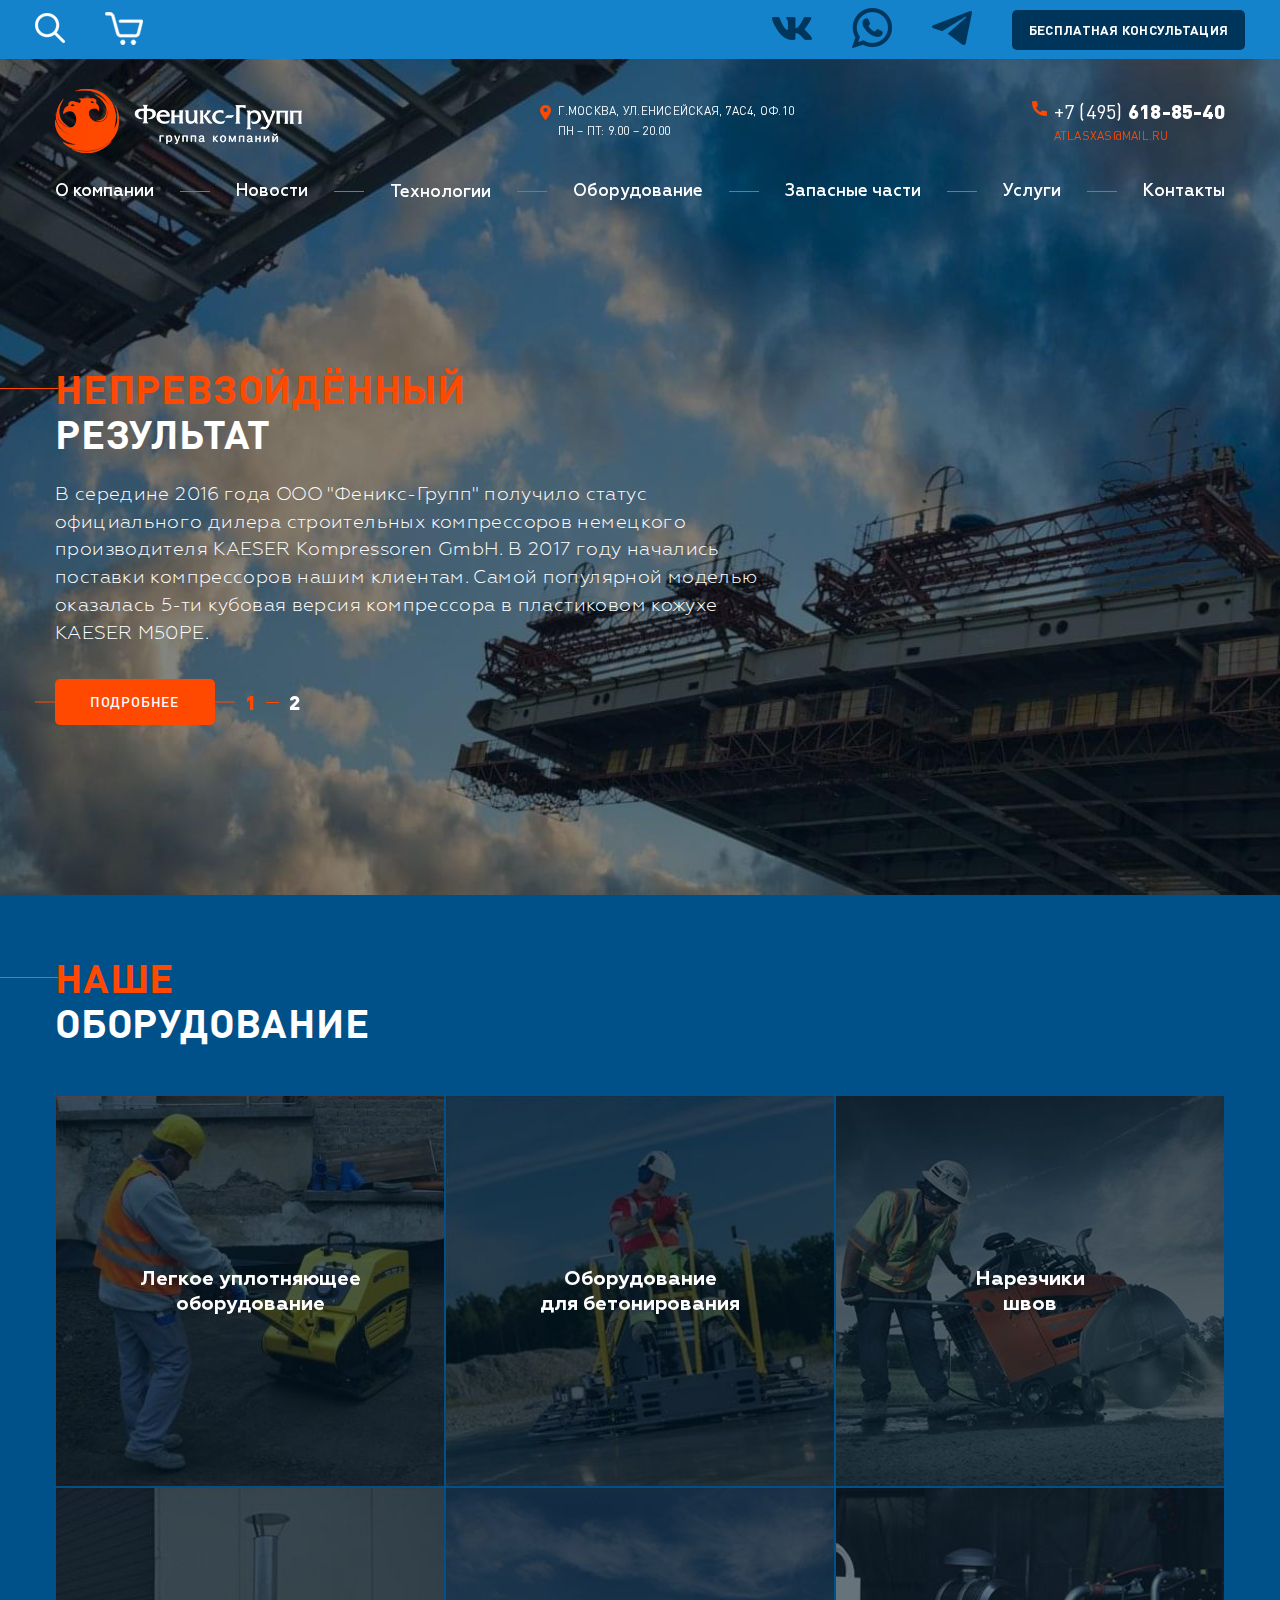
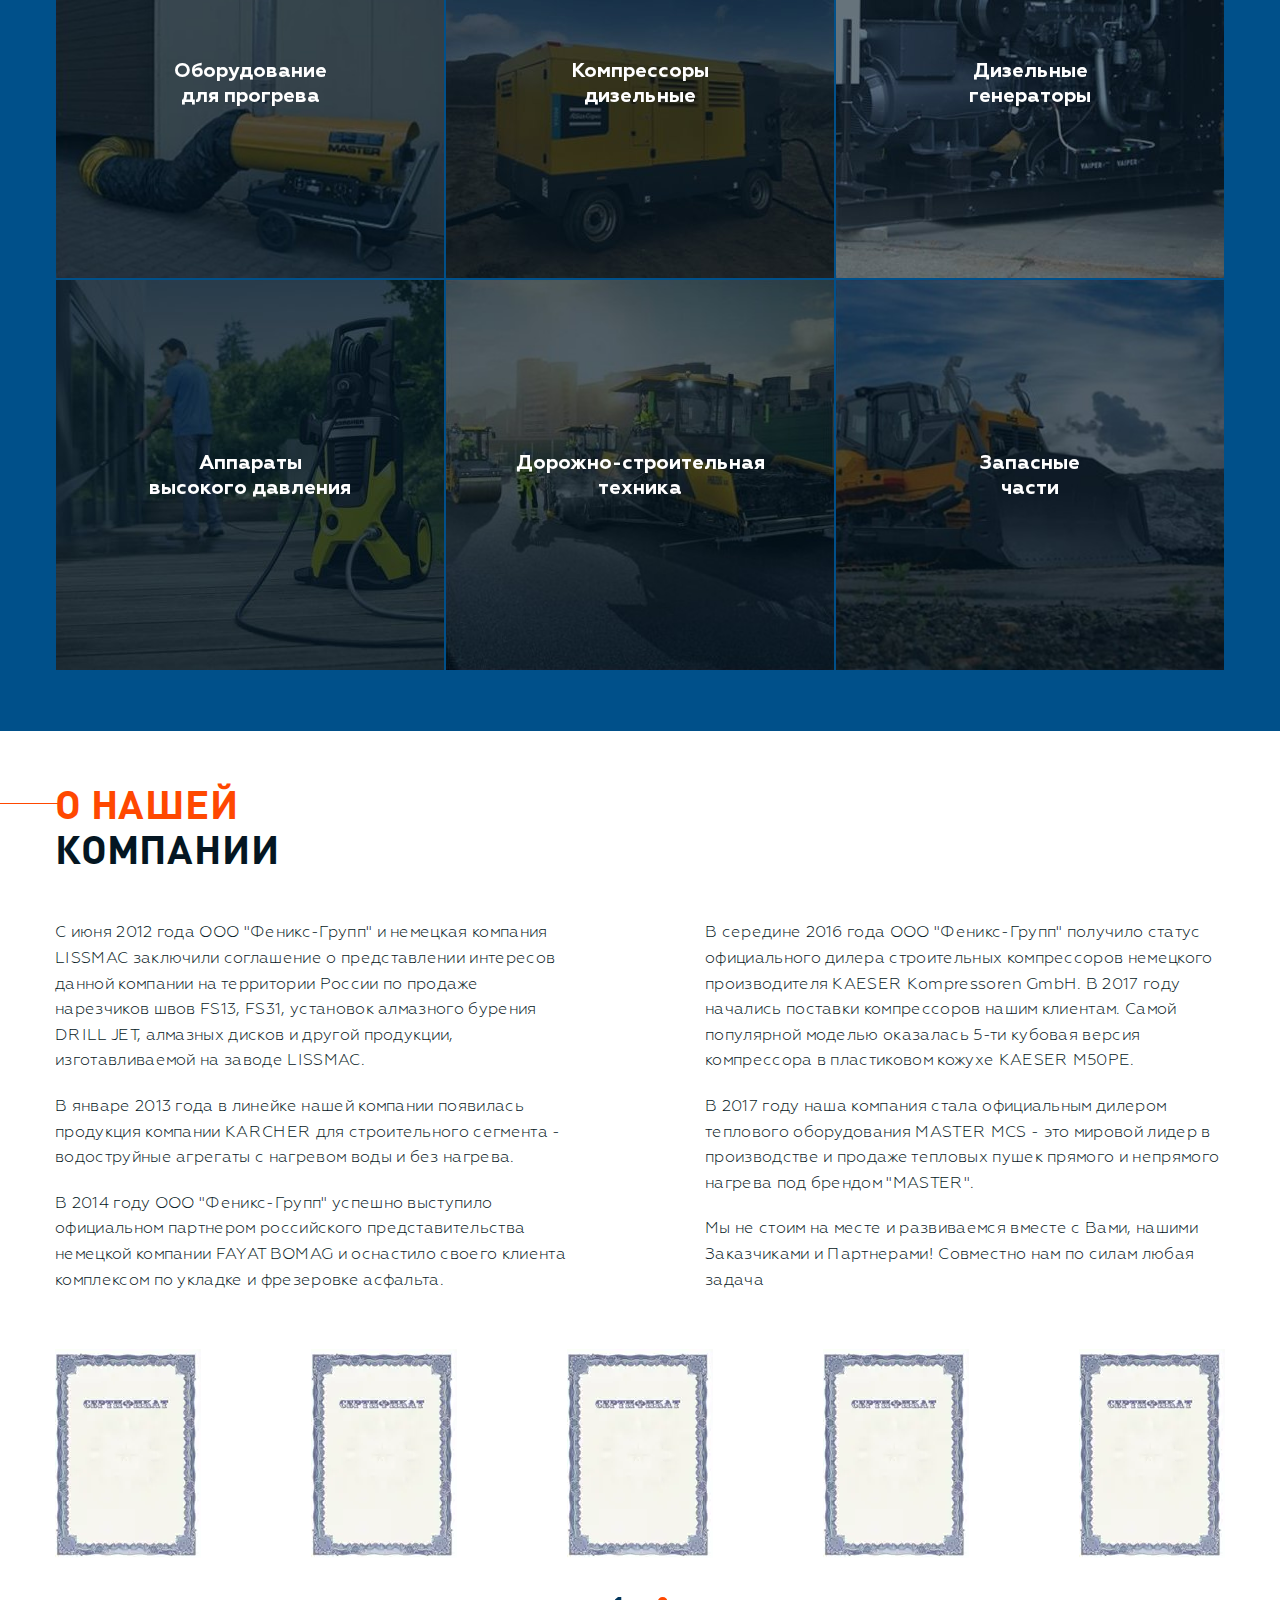
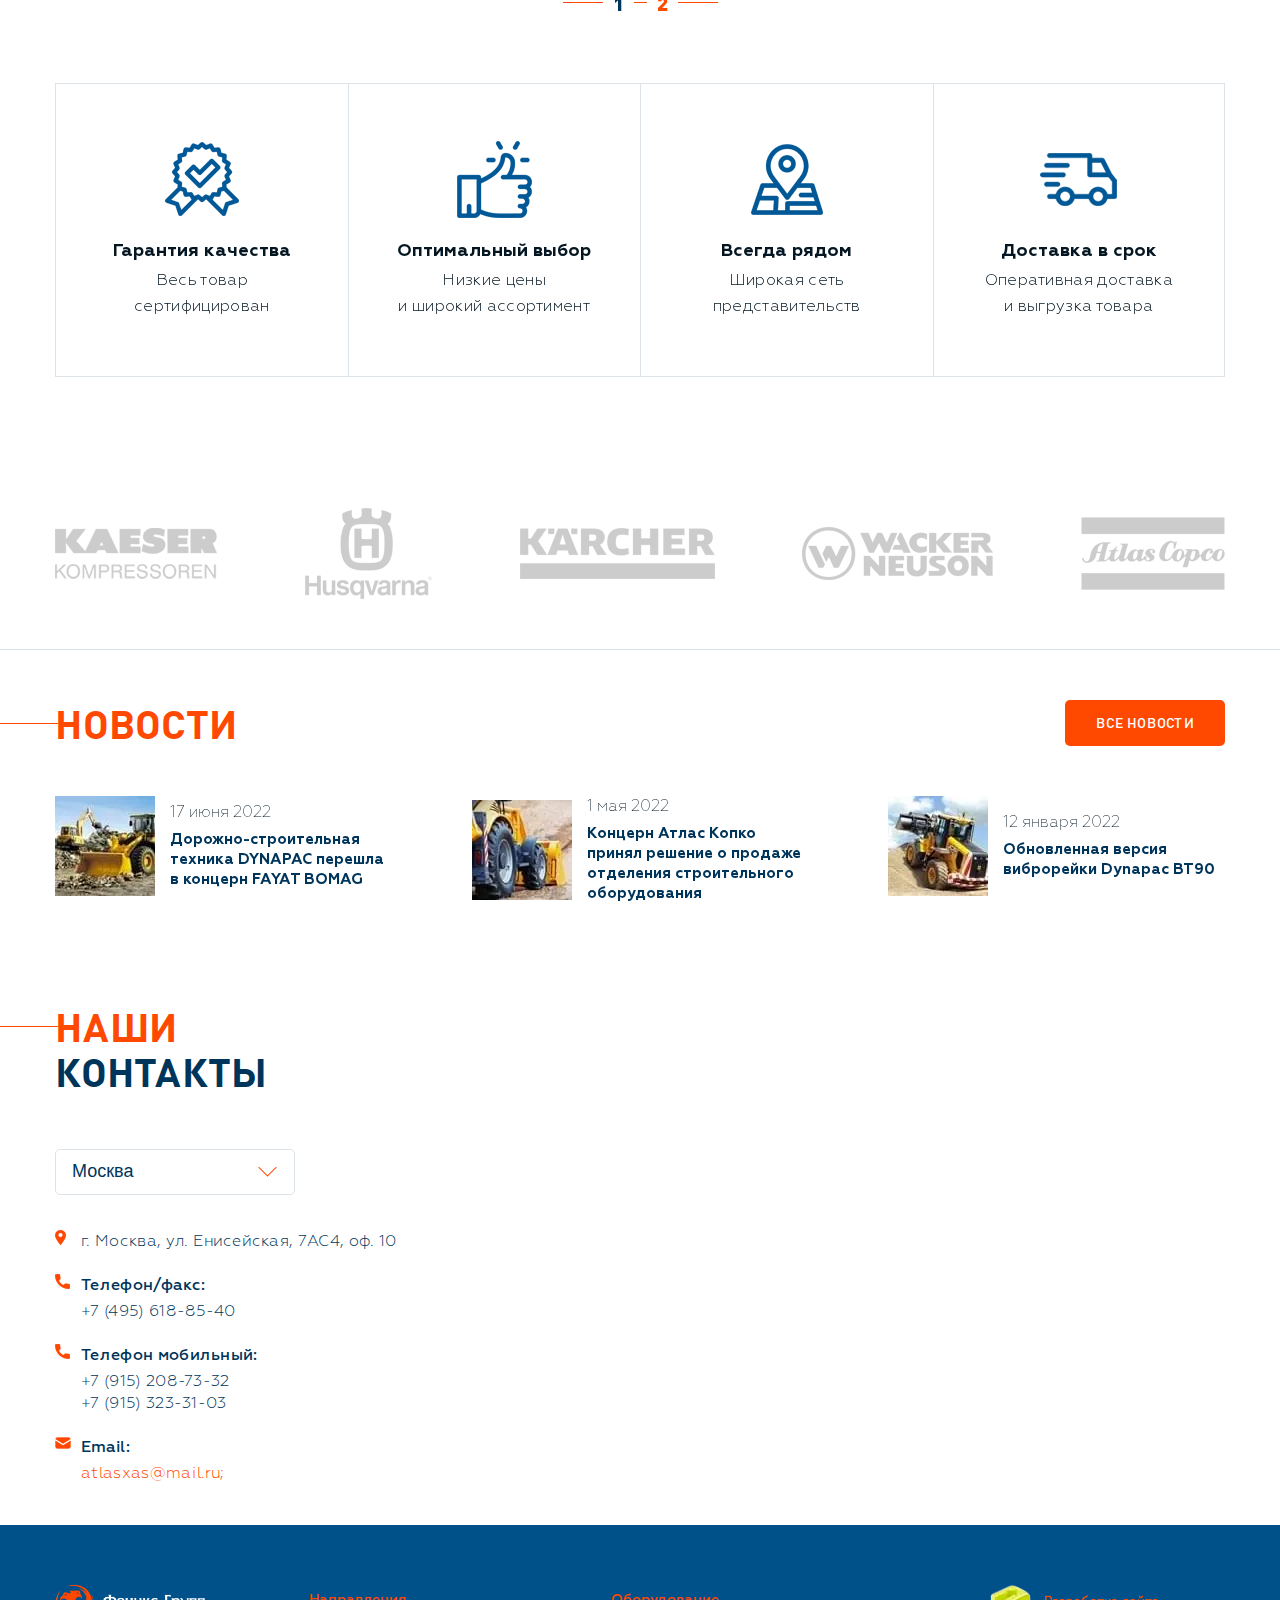
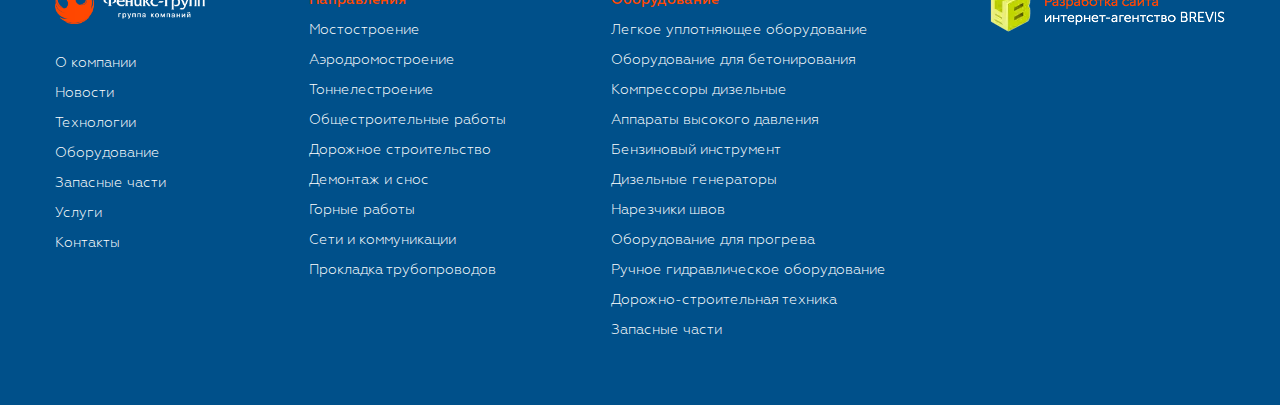
<file: index.html>
<!DOCTYPE html> <html lang="ru">

<head>
    <meta charset="UTF-8">
    <meta name="viewport" content="width=device-width, initial-scale=1.0">
    <meta name="description" content="">
    <meta name="keywords" content="">
    <link rel="stylesheet" href="css/libs.min.css">
    <link rel="stylesheet" href="css/style.min.css">
    <title>Главная</title>
</head>

<body>
    <div class="wrapper">
        <header class="header header--light">
            <div class="sidebar">
    <div class="sidebar__nav">
        <a href="" class="sidebar__btn">
            <img src="img/search.webp" alt="">
        </a>
        <a href="" class="sidebar__btn">
            <img src="img/cart.webp" alt="">
        </a>
    </div>
    <div class="sidebar__bottom">
        <div class="sidebar__socials">
            <a href="" class="sidebar__social">
                <img src="img/vk.webp" alt="">
            </a>
            <a href="" class="sidebar__social">
                <img src="img/whatsapp.webp" alt="">
            </a>
            <a href="" class="sidebar__social">
                <img src="img/telegram.webp" alt="">
            </a>
        </div>

        <button class="sidebar__consult">
            <span>Бесплатная консультация</span>
        </button>
    </div>
</div>

<div class="navbar">
    <div class="container">
        <div class="header__inner">
            <a href="index.html" class="header__logo">
                <img src="img/logo.webp" alt="">
            </a>

            <div class="header__item">
                <i class="header__icon">
                    <img src="img/mark.webp" alt="">
                </i>
                <div class="header__info">
                    <address class="header__address">г.Москва, ул.Енисейская, 7АС4, оф.10</address>
                    <time class="header__time">Пн – пт: 9.00 – 20.00</time>
                </div>
            </div>
            <div class="header__item">
                <i class="header__icon">
                    <img src="img/phone.webp" alt="">
                </i>
                <div class="header__info">
                    <a href="tel:+74956188540" class="header__phone">
                        +7 (495) <b>618-85-40</b>
                    </a>
                    <a href="mailto:atlasxas@mail.ru" class="header__mail">
                        atlasxas@mail.ru
                    </a>
                </div>
            </div>

            <button class="header__btn m-btn m-btn-primary">
                Бесплатная консультация
            </button>

            <button class="burger">
                <span></span>
                <span></span>
                <span></span>
            </button>

            <nav class="nav">
                    <a href="" class="nav__item">О компании</a>
                    <a href="" class="nav__item">Новости</a>
                    <div class="nav__item">
                        <div class="nav__show">Технологии</div>
                        <div class="nav__hidden">
                            <div class="nav__hidden-inner">
                                <a href="" class="nav__sublink">Технологии 1</a>
                                <a href="" class="nav__sublink">Технологии 2</a>
                                <a href="" class="nav__sublink">Технологии 3</a>
                            </div>
                        </div>
                    </div>
                    <a href="" class="nav__item">Оборудование</a>
                    <a href="" class="nav__item">Запасные части</a>
                    <a href="" class="nav__item">Услуги</a>
                    <a href="" class="nav__item">Контакты</a>
                </nav>
        </div>
    </div>
</div>

        </header>
        <main class="content">

            <section class="main">
                <div class="swiper-container">
                    <div class="swiper-wrapper">
                        <div class="main__slide swiper-slide" style="background-image: url(img/main_bg.jpg);">
                            <div class="container">
                                <div class="main__content">
                                    <h1 class="main__title display1 line">
                                        <span class="accent-text">НепревзойдЁнный</span>
                                        результат
                                    </h1>
                                    <p class="main__desc">
                                        В середине 2016 года ООО "Феникс-Групп" получило статус официального дилера строительных компрессоров немецкого производителя KAESER Kompressoren GmbH. В 2017 году начались поставки компрессоров нашим клиентам. Самой популярной моделью оказалась 5-ти кубовая версия компрессора в пластиковом кожухе KAESER M50PE.
                                    </p>
                                    <a href="" class="main__btn m-btn m-btn-primary line-btn">
                                        <span>подробнее</span>
                                    </a>
                                </div>
                            </div>
                        </div>
                        <div class="main__slide swiper-slide" style="background-image: url(img/main_bg.jpg);">
                            <div class="container">
                                <div class="main__content">
                                    <h1 class="main__title display1 line">
                                        <span class="accent-text">НепревзойдЁнный</span>
                                        результат 2
                                    </h1>
                                    <p class="main__desc">
                                        В середине 2016 года ООО "Феникс-Групп" получило статус официального дилера строительных компрессоров немецкого производителя KAESER Kompressoren GmbH. В 2017 году начались поставки компрессоров нашим клиентам. Самой популярной моделью оказалась 5-ти кубовая версия компрессора в пластиковом кожухе KAESER M50PE.
                                    </p>
                                    <a href="" class="main__btn m-btn m-btn-primary line-btn">
                                        <span>подробнее</span>
                                    </a>
                                </div>
                            </div>
                        </div>
                    </div>
                    <div class="main__nav">
                        <div class="num-pag swiper-pagination"></div>
                    </div>
                </div>
            </section>

            <section class="equip">
                <div class="container">
                    <h2 class="equip__title display1 line">
                        <span class="accent-text">наше</span>
                        оборудование
                    </h2>
                    <div class="swiper-container">
                        <div class="swiper-wrapper equip__grid">
                            <a href="" class="equip-card swiper-slide">
    <div class="equip-card__img">
        <img src="img/equip.jpg" alt="">
    </div>
    <h3 class="equip-card__title">
        Легкое уплотняющее <br> оборудование
    </h3>
</a>

                            <a href="" class="equip-card swiper-slide">
    <div class="equip-card__img">
        <img src="img/equip2.jpg" alt="">
    </div>
    <h3 class="equip-card__title">
        Оборудование <br> для бетонирования
    </h3>
</a>

                            <a href="" class="equip-card swiper-slide">
    <div class="equip-card__img">
        <img src="img/equip3.jpg" alt="">
    </div>
    <h3 class="equip-card__title">
        Нарезчики <br> швов
    </h3>
</a>

                            <a href="" class="equip-card swiper-slide">
    <div class="equip-card__img">
        <img src="img/equip4.jpg" alt="">
    </div>
    <h3 class="equip-card__title">
        Оборудование <br> для прогрева
    </h3>
</a>

                            <a href="" class="equip-card swiper-slide">
    <div class="equip-card__img">
        <img src="img/equip5.jpg" alt="">
    </div>
    <h3 class="equip-card__title">
        Компрессоры <br> дизельные
    </h3>
</a>

                            <a href="" class="equip-card swiper-slide">
    <div class="equip-card__img">
        <img src="img/equip6.jpg" alt="">
    </div>
    <h3 class="equip-card__title">
        Дизельные <br>генераторы
    </h3>
</a>

                            <a href="" class="equip-card swiper-slide">
    <div class="equip-card__img">
        <img src="img/equip7.jpg" alt="">
    </div>
    <h3 class="equip-card__title">
        Аппараты <br>высокого давления
    </h3>
</a>

                            <a href="" class="equip-card swiper-slide">
    <div class="equip-card__img">
        <img src="img/equip8.jpg" alt="">
    </div>
    <h3 class="equip-card__title">
        Дорожно-строительная <br>техника
    </h3>
</a>

                            <a href="" class="equip-card swiper-slide">
    <div class="equip-card__img">
        <img src="img/equip9.jpg" alt="">
    </div>
    <h3 class="equip-card__title">
        Запасные <br>части
    </h3>
</a>

                        </div>
                        <div class="round-pag swiper-pagination"></div>
                    </div>
                </div>
            </section>

            <section class="about">
                <div class="container">
                    <h2 class="about__title display1 line">
                        <span class="accent-text">о нашей</span>
                        компании
                    </h2>

                    <div class="about__text body-text">
                        <p>С июня 2012 года ООО "Феникс-Групп" и немецкая компания LISSMAC заключили соглашение о представлении интересов данной компании на территории России по продаже нарезчиков швов FS13, FS31, установок алмазного бурения DRILL JET, алмазных дисков и другой продукции, изготавливаемой на заводе LISSMAC.</p>
                        <p>В январе 2013 года в линейке нашей компании появилась продукция компании KARCHER для строительного сегмента - водоструйные агрегаты с нагревом воды и без нагрева.</p>
                        <p>В 2014 году ООО "Феникс-Групп" успешно выступило официальном партнером российского представительства немецкой компании FAYAT BOMAG и оснастило своего клиента комплексом по укладке и фрезеровке асфальта.</p>
                        <p>В середине 2016 года ООО "Феникс-Групп" получило статус официального дилера строительных компрессоров немецкого производителя KAESER Kompressoren GmbH. В 2017 году начались поставки компрессоров нашим клиентам. Самой популярной моделью оказалась 5-ти кубовая версия компрессора в пластиковом кожухе KAESER M50PE.</p>
                        <p>В 2017 году наша компания стала официальным дилером теплового оборудования MASTER MCS - это мировой лидер в производстве и продаже тепловых пушек прямого и непрямого нагрева под брендом "MASTER".</p>
                        <p>Мы не стоим на месте и развиваемся вместе с Вами, нашими Заказчиками и Партнерами! Совместно нам по силам любая задача</p>
                    </div>

                    <div class="certificates">
                        <div class="swiper-container">
                            <div class="swiper-wrapper">
                                <div class="certificate-card swiper-slide">
    <a data-fancybox="certificates" href="img/certificate.webp" class="certificate-card__img">
        <img src="img/certificate.webp" alt="">
    </a>
</div>

                                <div class="certificate-card swiper-slide">
    <a data-fancybox="certificates" href="img/certificate.webp" class="certificate-card__img">
        <img src="img/certificate.webp" alt="">
    </a>
</div>

                                <div class="certificate-card swiper-slide">
    <a data-fancybox="certificates" href="img/certificate.webp" class="certificate-card__img">
        <img src="img/certificate.webp" alt="">
    </a>
</div>

                                <div class="certificate-card swiper-slide">
    <a data-fancybox="certificates" href="img/certificate.webp" class="certificate-card__img">
        <img src="img/certificate.webp" alt="">
    </a>
</div>

                                <div class="certificate-card swiper-slide">
    <a data-fancybox="certificates" href="img/certificate.webp" class="certificate-card__img">
        <img src="img/certificate.webp" alt="">
    </a>
</div>

                                <div class="certificate-card swiper-slide">
    <a data-fancybox="certificates" href="img/certificate.webp" class="certificate-card__img">
        <img src="img/certificate.webp" alt="">
    </a>
</div>

                            </div>
                            <div class="num-pag line-pag swiper-pagination"></div>
                        </div>
                    </div>

                    <div class="advantages">
                        <div class="swiper-container">
                            <div class="swiper-wrapper">
                                <div class="advantages-card swiper-slide">
    <div class="advantages-card__content">
        <i class="advantages-card__icon">
            <img src="img/advantage.webp" alt="">
        </i>
        <h3 class="advantages-card__title">
            Гарантия качества
        </h3>
        <p class="advantages-card__desc body-text">
            Весь товар <br>сертифицирован
        </p>
    </div>
</div>

                                <div class="advantages-card swiper-slide">
    <div class="advantages-card__content">
        <i class="advantages-card__icon">
            <img src="img/advantage2.webp" alt="">
        </i>
        <h3 class="advantages-card__title">
            Оптимальный выбор
        </h3>
        <p class="advantages-card__desc body-text">
            Низкие цены <br>и широкий ассортимент
        </p>
    </div>
</div>

                                <div class="advantages-card swiper-slide">
    <div class="advantages-card__content">
        <i class="advantages-card__icon">
            <img src="img/advantage3.webp" alt="">
        </i>
        <h3 class="advantages-card__title">
            Всегда рядом
        </h3>
        <p class="advantages-card__desc body-text">
            Широкая сеть <br>представительств
        </p>
    </div>
</div>

                                <div class="advantages-card swiper-slide">
    <div class="advantages-card__content">
        <i class="advantages-card__icon">
            <img src="img/advantage4.webp" alt="">
        </i>
        <h3 class="advantages-card__title">
            Доставка в срок
        </h3>
        <p class="advantages-card__desc body-text">
            Оперативная доставка <br> и выгрузка товара
        </p>
    </div>
</div>

                            </div>
                            <div class="num-pag line-pag swiper-pagination"></div>
                        </div>
                    </div>

                    <div class="partners">
                        <div class="partners__item">
                            <img src="img/partner.webp" alt="">
                        </div>
                        <div class="partners__item">
                            <img src="img/partner2.webp" alt="">
                        </div>
                        <div class="partners__item">
                            <img src="img/partner3.webp" alt="">
                        </div>
                        <div class="partners__item">
                            <img src="img/partner4.webp" alt="">
                        </div>
                        <div class="partners__item">
                            <img src="img/partner5.webp" alt="">
                        </div>
                    </div>
                </div>
            </section>

            <section class="news">
                <div class="container">
                    <div class="news__top">
                        <h2 class="news__title display1 line accent-text">
                            Новости
                        </h2>
                        <a href="" class="news__link m-btn m-btn-primary">
                            все новости
                        </a>
                    </div>

                    <div class="news__slider">
                        <div class="swiper-container">
                            <div class="swiper-wrapper">
                                <div class="news-card swiper-slide">
    <a href="" class="news-card__img">
        <img src="img/news.webp" alt="">
    </a>
    <div class="news-card__content">
        <time class="news-card__date">
            17 июня 2022
        </time>
        <h3 class="news-card__title">
            Дорожно-строительная техника DYNAPAC перешла в концерн FAYAT BOMAG
        </h3>
    </div>
</div>

                                <div class="news-card swiper-slide">
    <a href="" class="news-card__img">
        <img src="img/news2.webp" alt="">
    </a>
    <div class="news-card__content">
        <time class="news-card__date">
            1 мая 2022
        </time>
        <h3 class="news-card__title">
            Концерн Атлас Копко принял решение о продаже отделения строительного оборудования
        </h3>
    </div>
</div>

                                <div class="news-card swiper-slide">
    <a href="" class="news-card__img">
        <img src="img/news3.webp" alt="">
    </a>
    <div class="news-card__content">
        <time class="news-card__date">
            12 января 2022
        </time>
        <h3 class="news-card__title">
            Обновленная версия виброрейки Dynapac BT90
        </h3>
    </div>
</div>

                            </div>
                            <div class="round-pag swiper-pagination"></div>
                        </div>
                    </div>
                </div>
            </section>

            <section class="contacts">
                <div class="container">
                    <div class="contacts__inner">
                        <div class="contacts__content">
                            <h2 class="contacts__title display1 line">
                                <span class="accent-text">наши</span>
                                контакты
                            </h2>
                            <fieldset class="contacts__select fg">
                                <select>
                                    <option>Москва</option>
                                    <option>Санкт-Петербург</option>
                                    <option>Казань</option>
                                </select>
                            </fieldset>
                            <div class="contacts__items">
                                <div class="contacts__item">
                                    <i class="contacts__icon">
                                        <img src="img/mark.webp" alt="">
                                    </i>
                                    <div class="contacts__item-content">
                                        <p class="contacts__desc">
                                            г. Москва, ул. Енисейская, 7АС4, оф. 10
                                        </p>
                                    </div>
                                </div>
                                <div class="contacts__item">
                                    <i class="contacts__icon">
                                        <img src="img/phone.webp" alt="">
                                    </i>
                                    <div class="contacts__item-content">
                                        <h4 class="contacts__subtitle">Телефон/факс:</h4>
                                        <p class="contacts__desc">
                                            <a href="tel:+74956188540">+7 (495) 618-85-40</a>
                                        </p>
                                    </div>
                                </div>
                                <div class="contacts__item">
                                    <i class="contacts__icon">
                                        <img src="img/phone.webp" alt="">
                                    </i>
                                    <div class="contacts__item-content">
                                        <h4 class="contacts__subtitle">Телефон мобильный:</h4>
                                        <p class="contacts__desc">
                                            <a href="tel:+79152087332">+7 (915) 208-73-32</a>
                                            <a href="tel:+79153233103">+7 (915) 323-31-03</a>
                                        </p>
                                    </div>
                                </div>
                                <div class="contacts__item">
                                    <i class="contacts__icon">
                                        <img src="img/mail.webp" alt="">
                                    </i>
                                    <div class="contacts__item-content">
                                        <h4 class="contacts__subtitle">Email:</h4>
                                        <p class="contacts__desc accent-text">
                                            <a href="mailto:atlasxas@mail.ru;">atlasxas@mail.ru;</a>
                                        </p>
                                    </div>
                                </div>
                            </div>
                        </div>
                        <div class="contacts__map">
                            <iframe src="https://yandex.ru/map-widget/v1/?um=constructor%3A2b87ab792442187a56d6d4bf593eb1deb43776ced84df69f624795f75d22e63d&amp;source=constructor" frameborder="0"></iframe>
                        </div>
                    </div>
                </div>
            </section>

        </main>
        <footer class="footer">
            <div class="container">
    <div class="footer__inner">
        <div class="footer__col">
            <a href="" class="footer__logo">
                <img src="img/logo.webp" alt="">
            </a>
            <a href="" class="footer__link">О компании</a>
            <a href="" class="footer__link">Новости</a>
            <a href="" class="footer__link">Технологии</a>
            <a href="" class="footer__link">Оборудование</a>
            <a href="" class="footer__link">Запасные части</a>
            <a href="" class="footer__link">Услуги</a>
            <a href="" class="footer__link">Контакты</a>
        </div>
        <div class="footer__col">
            <h3 class="footer__title accent-text">Направления</h3>
            <a href="" class="footer__link">Мостостроение</a>
            <a href="" class="footer__link">Аэродромостроение</a>
            <a href="" class="footer__link">Тоннелестроение</a>
            <a href="" class="footer__link">Общестроительные работы</a>
            <a href="" class="footer__link">Дорожное строительство</a>
            <a href="" class="footer__link">Демонтаж и снос</a>
            <a href="" class="footer__link">Горные работы</a>
            <a href="" class="footer__link">Сети и коммуникации</a>
            <a href="" class="footer__link">Прокладка трубопроводов</a>
        </div>
        <div class="footer__col">
            <h3 class="footer__title accent-text">Оборудование</h3>
            <a href="" class="footer__link">Легкое уплотняющее оборудование</a>
            <a href="" class="footer__link">Оборудование для бетонирования</a>
            <a href="" class="footer__link">Компрессоры дизельные</a>
            <a href="" class="footer__link">Аппараты высокого давления</a>
            <a href="" class="footer__link">Бензиновый инструмент</a>
            <a href="" class="footer__link">Дизельные генераторы</a>
            <a href="" class="footer__link">Нарезчики швов</a>
            <a href="" class="footer__link">Оборудование для прогрева</a>
            <a href="" class="footer__link">Ручное гидравлическое оборудование</a>
            <a href="" class="footer__link">Дорожно-строительная техника</a>
            <a href="" class="footer__link">Запасные части</a>
        </div>
        <div class="footer__col">
            <a href="" class="footer__logo2">
                <img src="img/logo3.webp" alt="">
            </a>
        </div>
    </div>
</div>

        </footer>
    </div>

    <script src="js/libs.min.js"></script>
<script src="js/main.min.js"></script>

</body>

</html>
</file>
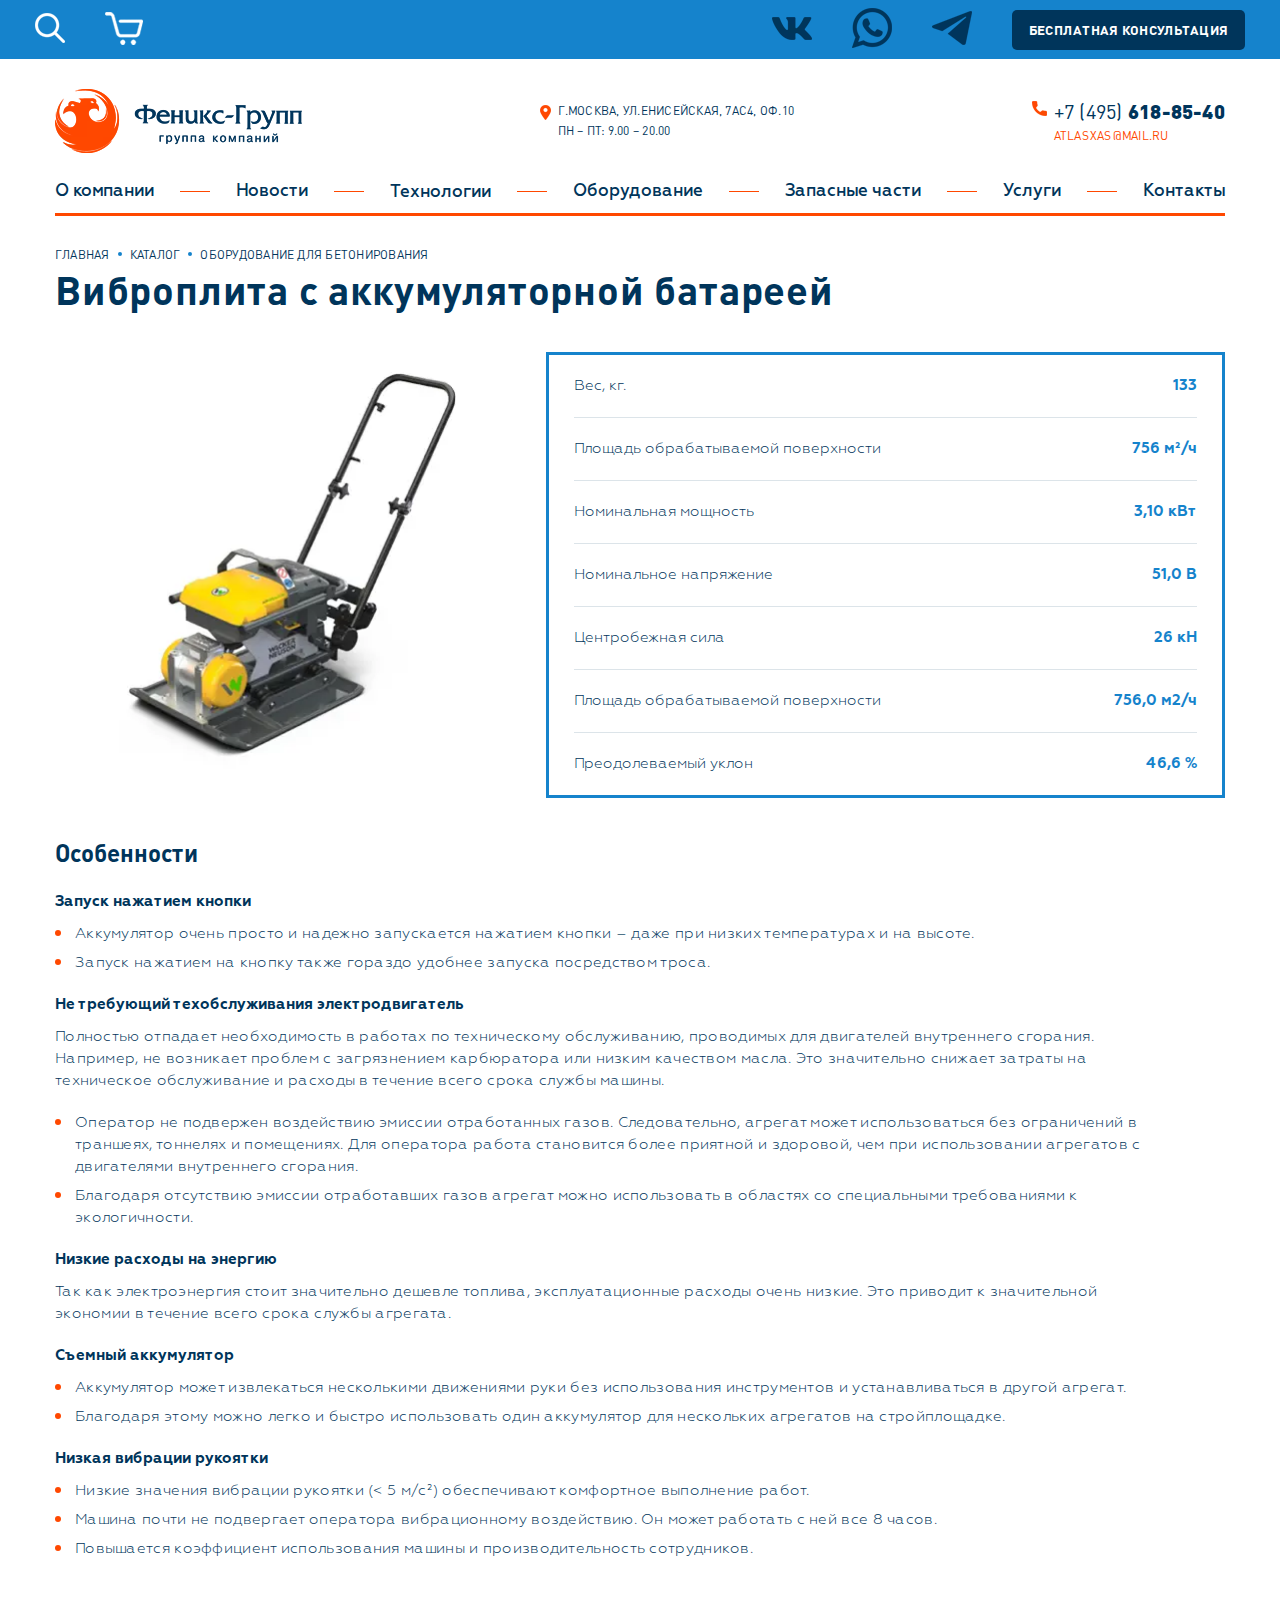
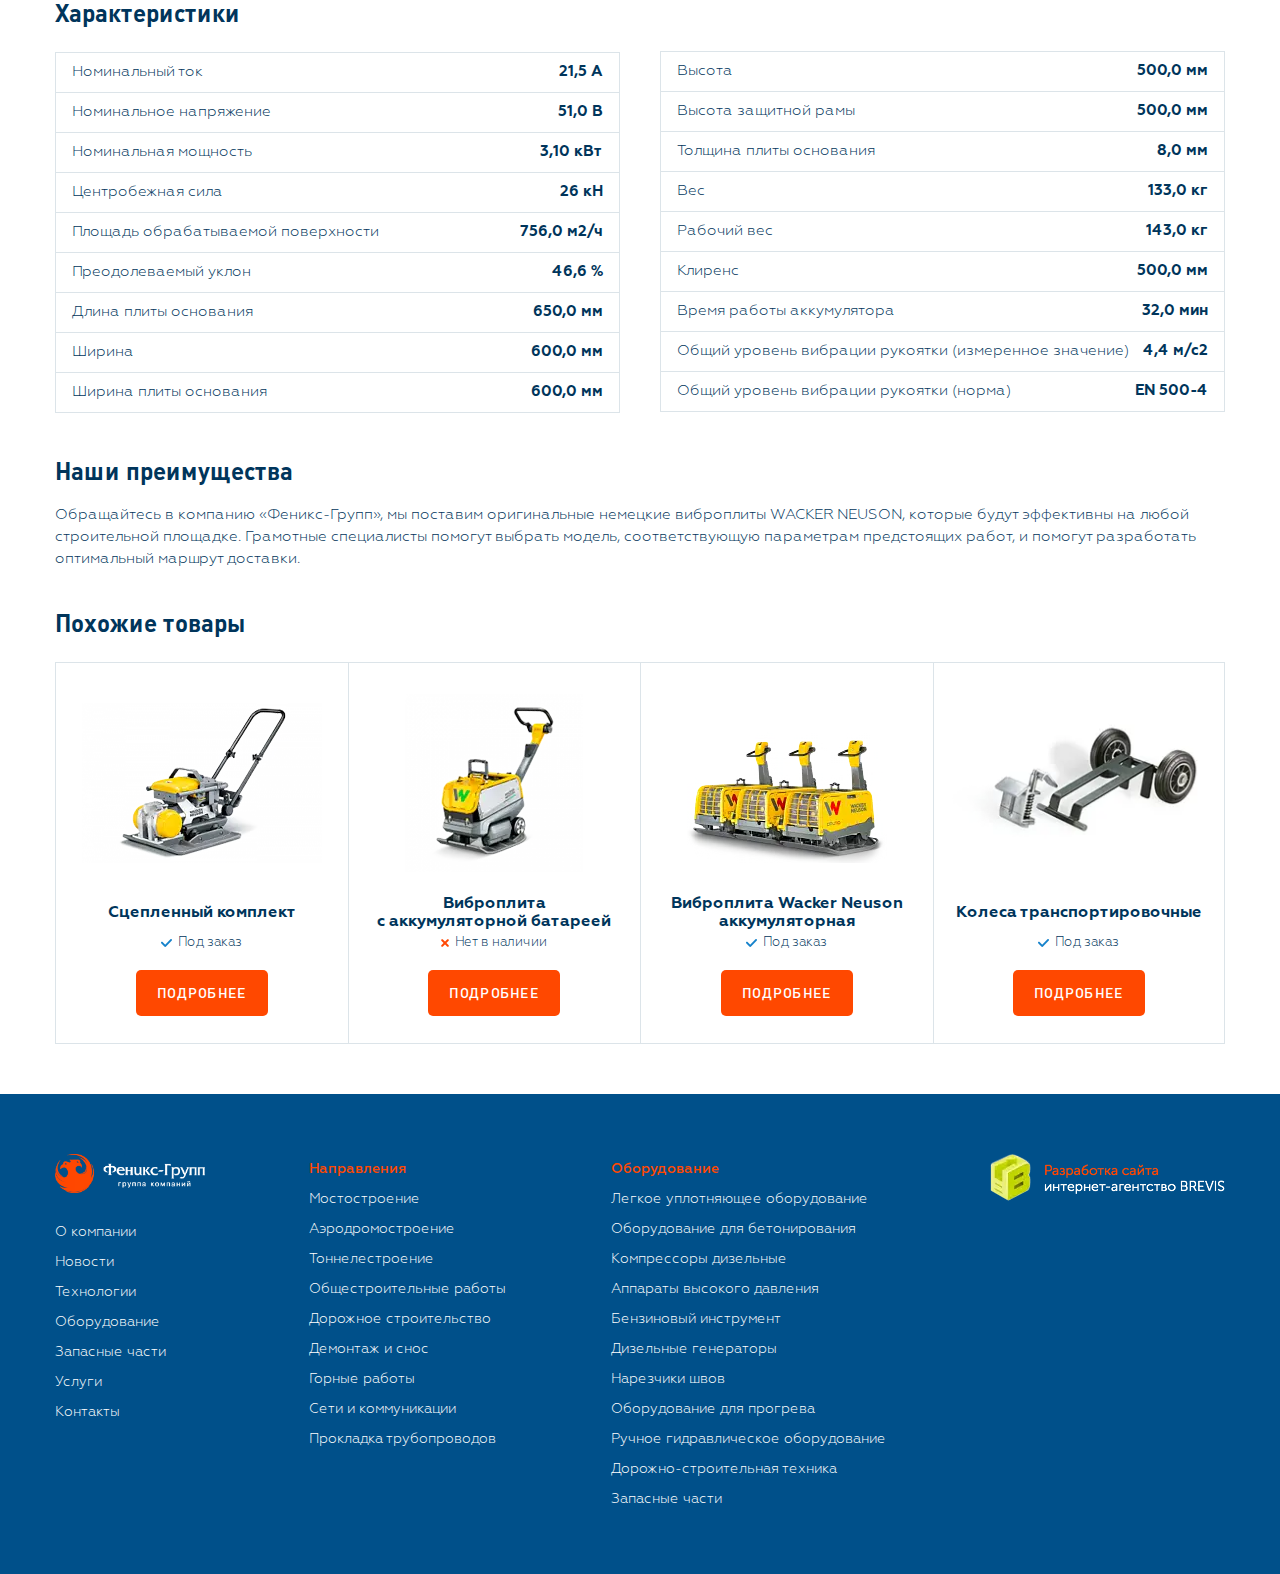
<file: catalog-item.html>
<!DOCTYPE html> <html lang="ru">

<head>
    <meta charset="UTF-8">
    <meta name="viewport" content="width=device-width, initial-scale=1.0">
    <meta name="description" content="">
    <meta name="keywords" content="">
    <link rel="stylesheet" href="css/libs.min.css">
    <link rel="stylesheet" href="css/style.min.css">
    <title>Товар</title>
</head>

<body>
    <div class="wrapper">
        <header class="header">
            <div class="sidebar">
    <div class="sidebar__nav">
        <a href="" class="sidebar__btn">
            <img src="img/search.webp" alt="">
        </a>
        <a href="" class="sidebar__btn">
            <img src="img/cart.webp" alt="">
        </a>
    </div>
    <div class="sidebar__bottom">
        <div class="sidebar__socials">
            <a href="" class="sidebar__social">
                <img src="img/vk.webp" alt="">
            </a>
            <a href="" class="sidebar__social">
                <img src="img/whatsapp.webp" alt="">
            </a>
            <a href="" class="sidebar__social">
                <img src="img/telegram.webp" alt="">
            </a>
        </div>

        <button class="sidebar__consult">
            <span>Бесплатная консультация</span>
        </button>
    </div>
</div>

<div class="navbar">
    <div class="container">
        <div class="header__inner">
            <a href="index.html" class="header__logo">
                <img src="img/logo2.webp" alt="">
            </a>

            <div class="header__item">
                <i class="header__icon">
                    <img src="img/mark.webp" alt="">
                </i>
                <div class="header__info">
                    <address class="header__address">г.Москва, ул.Енисейская, 7АС4, оф.10</address>
                    <time class="header__time">Пн – пт: 9.00 – 20.00</time>
                </div>
            </div>
            <div class="header__item">
                <i class="header__icon">
                    <img src="img/phone.webp" alt="">
                </i>
                <div class="header__info">
                    <a href="tel:+74956188540" class="header__phone">
                        +7 (495) <b>618-85-40</b>
                    </a>
                    <a href="mailto:atlasxas@mail.ru" class="header__mail">
                        atlasxas@mail.ru
                    </a>
                </div>
            </div>

            <button class="header__btn m-btn m-btn-primary">
                Бесплатная консультация
            </button>

            <button class="burger">
                <span></span>
                <span></span>
                <span></span>
            </button>

            <nav class="nav">
                    <a href="" class="nav__item">О компании</a>
                    <a href="" class="nav__item">Новости</a>
                    <div class="nav__item">
                        <div class="nav__show">Технологии</div>
                        <div class="nav__hidden">
                            <div class="nav__hidden-inner">
                                <a href="" class="nav__sublink">Технологии 1</a>
                                <a href="" class="nav__sublink">Технологии 2</a>
                                <a href="" class="nav__sublink">Технологии 3</a>
                            </div>
                        </div>
                    </div>
                    <a href="" class="nav__item">Оборудование</a>
                    <a href="" class="nav__item">Запасные части</a>
                    <a href="" class="nav__item">Услуги</a>
                    <a href="" class="nav__item">Контакты</a>
                </nav>
        </div>
    </div>
</div>

        </header>
        <main class="content">

            <section class="catalog-item">
                <div class="container">
                    <div class="breadcrumbs">
                        <a href="" class="breadcrumbs__item">Главная</a>
                        <a href="" class="breadcrumbs__item">Каталог</a>
                        <span class="breadcrumbs__item">Оборудование для бетонирования</span>
                    </div>
                    <h1 class="catalog-item__title display1">Виброплита с аккумуляторной батареей</h1>
                    <div class="catalog-item__inner">
                        <div class="catalog-item__img">
                            <img src="img/product.webp" alt="">
                        </div>
                        <ul class="catalog-item__props">
                            <li class="catalog-item__prop">
                                <span class="catalog-item__prop-title">Вес, кг.</span>
                                <span class="catalog-item__prop-desc">133</span>
                            </li>
                            <li class="catalog-item__prop">
                                <span class="catalog-item__prop-title">Площадь обрабатываемой поверхности</span>
                                <span class="catalog-item__prop-desc">756 м²/ч</span>
                            </li>
                            <li class="catalog-item__prop">
                                <span class="catalog-item__prop-title">Номинальная мощность</span>
                                <span class="catalog-item__prop-desc">3,10 кВт</span>
                            </li>
                            <li class="catalog-item__prop">
                                <span class="catalog-item__prop-title">Номинальное напряжение</span>
                                <span class="catalog-item__prop-desc">51,0 В</span>
                            </li>
                            <li class="catalog-item__prop">
                                <span class="catalog-item__prop-title">Центробежная сила</span>
                                <span class="catalog-item__prop-desc">26 кН</span>
                            </li>
                            <li class="catalog-item__prop">
                                <span class="catalog-item__prop-title">Площадь обрабатываемой поверхности</span>
                                <span class="catalog-item__prop-desc">756,0 м2/ч</span>
                            </li>
                            <li class="catalog-item__prop">
                                <span class="catalog-item__prop-title">Преодолеваемый уклон</span>
                                <span class="catalog-item__prop-desc">46,6 %</span>
                            </li>
                        </ul>
                    </div>

                    <div class="features">
                        <h2 class="features__title display2">
                            Особенности
                        </h2>
                        <div class="features__group">
                            <h3 class="features__subtitle display3">Запуск нажатием кнопки</h3>
                            <div class="features__desc body-text">
                                <ul>
                                    <li>Аккумулятор очень просто и надежно запускается нажатием кнопки – даже при низких температурах и на высоте.</li>
                                    <li>Запуск нажатием на кнопку также гораздо удобнее запуска посредством троса.</li>
                                </ul>
                            </div>
                        </div>
                        <div class="features__group">
                            <h3 class="features__subtitle display3">Не требующий техобслуживания электродвигатель</h3>
                            <div class="features__desc body-text">
                                <p>
                                    Полностью отпадает необходимость в работах по техническому обслуживанию, проводимых для двигателей внутреннего сгорания. Например,
                                    не возникает проблем с загрязнением карбюратора или низким качеством масла. Это значительно снижает затраты на техническое обслуживание
                                    и расходы в течение всего срока службы машины.
                                </p>
                            </div>
                        </div>
                        <div class="features__group">
                            <h3 class="features__subtitle display3"></h3>
                            <div class="features__desc body-text">
                                <ul>
                                    <li>
                                        Оператор не подвержен воздействию эмиссии отработанных газов. Следовательно, агрегат может использоваться без ограничений
                                        в траншеях, тоннелях и помещениях. Для оператора работа становится более приятной и здоровой, чем при использовании агрегатов
                                        с двигателями внутреннего сгорания.
                                    </li>
                                    <li>Благодаря отсутствию эмиссии отработавших газов агрегат можно использовать в областях со специальными требованиями к экологичности.</li>
                                </ul>
                            </div>
                        </div>
                        <div class="features__group">
                            <h3 class="features__subtitle display3">Низкие расходы на энергию</h3>
                            <div class="features__desc body-text">
                                <p>
                                    Так как электроэнергия стоит значительно дешевле топлива, эксплуатационные расходы очень низкие. Это приводит к значительной экономии
                                    в течение всего срока службы агрегата.
                                </p>
                            </div>
                        </div>
                        <div class="features__group">
                            <h3 class="features__subtitle display3">Съемный аккумулятор</h3>
                            <div class="features__desc body-text">
                                <ul>
                                    <li>Аккумулятор может извлекаться несколькими движениями руки без использования инструментов и устанавливаться в другой агрегат.</li>
                                    <li>Благодаря этому можно легко и быстро использовать один аккумулятор для нескольких агрегатов на стройплощадке.</li>
                                </ul>
                            </div>
                        </div>
                        <div class="features__group">
                            <h3 class="features__subtitle display3">Низкая вибрации рукоятки</h3>
                            <div class="features__desc body-text">
                                <ul>
                                    <li>Низкие значения вибрации рукоятки (< 5 м/с²) обеспечивают комфортное выполнение работ.</li>
                                    <li>Машина почти не подвергает оператора вибрационному воздействию. Он может работать с ней все 8 часов.</li>
                                    <li>Повышается коэффициент использования машины и производительность сотрудников.</li>
                                </ul>
                            </div>
                        </div>
                    </div>

                    <div class="props">
                        <h2 class="props__title display2">
                            Характеристики
                        </h2>
                        <div class="props__grid">
                            <div class="props__item">
                                <span class="props__item-title">Номинальный ток</span>
                                <span class="props__item-desc">21,5 А</span>
                            </div>
                            <div class="props__item">
                                <span class="props__item-title">Номинальное напряжение</span>
                                <span class="props__item-desc">51,0 В</span>
                            </div>
                            <div class="props__item">
                                <span class="props__item-title">Номинальная мощность</span>
                                <span class="props__item-desc">3,10 кВт</span>
                            </div>
                            <div class="props__item">
                                <span class="props__item-title">Центробежная сила</span>
                                <span class="props__item-desc">26 кН</span>
                            </div>
                            <div class="props__item">
                                <span class="props__item-title">Площадь обрабатываемой поверхности</span>
                                <span class="props__item-desc">756,0 м2/ч</span>
                            </div>
                            <div class="props__item">
                                <span class="props__item-title">Преодолеваемый уклон</span>
                                <span class="props__item-desc">46,6 %</span>
                            </div>
                            <div class="props__item">
                                <span class="props__item-title">Длина плиты основания</span>
                                <span class="props__item-desc">650,0 мм</span>
                            </div>
                            <div class="props__item">
                                <span class="props__item-title">Ширина</span>
                                <span class="props__item-desc">600,0 мм</span>
                            </div>
                            <div class="props__item">
                                <span class="props__item-title">Ширина плиты основания</span>
                                <span class="props__item-desc">600,0 мм</span>
                            </div>
                            <div class="props__item">
                                <span class="props__item-title">Высота</span>
                                <span class="props__item-desc">500,0 мм</span>
                            </div>
                            <div class="props__item">
                                <span class="props__item-title">Высота защитной рамы</span>
                                <span class="props__item-desc">500,0 мм</span>
                            </div>
                            <div class="props__item">
                                <span class="props__item-title">Толщина плиты основания</span>
                                <span class="props__item-desc">8,0 мм</span>
                            </div>
                            <div class="props__item">
                                <span class="props__item-title">Вес</span>
                                <span class="props__item-desc">133,0 кг</span>
                            </div>
                            <div class="props__item">
                                <span class="props__item-title">Рабочий вес</span>
                                <span class="props__item-desc">143,0 кг</span>
                            </div>
                            <div class="props__item">
                                <span class="props__item-title">Клиренс</span>
                                <span class="props__item-desc">500,0 мм</span>
                            </div>
                            <div class="props__item">
                                <span class="props__item-title">Время работы аккумулятора</span>
                                <span class="props__item-desc">32,0 мин</span>
                            </div>
                            <div class="props__item">
                                <span class="props__item-title">Общий уровень вибрации рукоятки (измеренное значение)</span>
                                <span class="props__item-desc">4,4 м/с2</span>
                            </div>
                            <div class="props__item">
                                <span class="props__item-title">Общий уровень вибрации рукоятки (норма)</span>
                                <span class="props__item-desc">EN 500-4</span>
                            </div>
                        </div>
                    </div>

                    <div class="catalog-advantages">
                        <h2 class="catalog-advantages__title display2">
                            Наши преимущества
                        </h2>
                        <p class="catalog-advantages__desc">Обращайтесь в компанию «Феникс-Групп», мы поставим оригинальные немецкие виброплиты WACKER NEUSON, которые будут эффективны на любой строительной площадке. Грамотные специалисты помогут выбрать модель, соответствующую параметрам предстоящих работ, и помогут разработать оптимальный маршрут доставки.</p>
                    </div>

                    <div class="product">
                        <h2 class="product__title display2">Похожие товары</h2>
                        <div class="product__slider">
                            <div class="swiper-container">
                                <div class="swiper-wrapper">
                                    <div class="product-card swiper-slide">
    <div class="product-card__img">
        <img src="img/product2.webp" alt="">
    </div>
    <h3 class="product-card__title">
        Сцепленный комплект
    </h3>
    <div class="product-card__status">
        <img src="img/status.webp" alt="">
        <span>Под заказ</span>
    </div>
    <a href="" class="product-card__btn m-btn m-btn-primary">
        Подробнее
    </a>
</div>

                                    <div class="product-card swiper-slide">
    <div class="product-card__img">
        <img src="img/product3.webp" alt="">
    </div>
    <h3 class="product-card__title">
        Виброплита <br> с аккумуляторной батареей
    </h3>
    <div class="product-card__status">
        <img src="img/status2.webp" alt="">
        <span>Нет в наличии</span>
    </div>
    <a href="" class="product-card__btn m-btn m-btn-primary">
        Подробнее
    </a>
</div>

                                    <div class="product-card swiper-slide">
    <div class="product-card__img">
        <img src="img/product4.webp" alt="">
    </div>
    <h3 class="product-card__title">
        Виброплита Wacker Neuson аккумуляторная
    </h3>
    <div class="product-card__status">
        <img src="img/status.webp" alt="">
        <span>Под заказ</span>
    </div>
    <a href="" class="product-card__btn m-btn m-btn-primary">
        Подробнее
    </a>
</div>

                                    <div class="product-card swiper-slide">
    <div class="product-card__img">
        <img src="img/product5.webp" alt="">
    </div>
    <h3 class="product-card__title">
        Колеса транспортировочные
    </h3>
    <div class="product-card__status">
        <img src="img/status.webp" alt="">
        <span>Под заказ</span>
    </div>
    <a href="" class="product-card__btn m-btn m-btn-primary">
        Подробнее
    </a>
</div>

                                </div>
                                <div class="num-pag line-pag swiper-pagination"></div>
                            </div>
                        </div>
                    </div>
                </div>
            </section>

        </main>
        <footer class="footer">
            <div class="container">
    <div class="footer__inner">
        <div class="footer__col">
            <a href="" class="footer__logo">
                <img src="img/logo.webp" alt="">
            </a>
            <a href="" class="footer__link">О компании</a>
            <a href="" class="footer__link">Новости</a>
            <a href="" class="footer__link">Технологии</a>
            <a href="" class="footer__link">Оборудование</a>
            <a href="" class="footer__link">Запасные части</a>
            <a href="" class="footer__link">Услуги</a>
            <a href="" class="footer__link">Контакты</a>
        </div>
        <div class="footer__col">
            <h3 class="footer__title accent-text">Направления</h3>
            <a href="" class="footer__link">Мостостроение</a>
            <a href="" class="footer__link">Аэродромостроение</a>
            <a href="" class="footer__link">Тоннелестроение</a>
            <a href="" class="footer__link">Общестроительные работы</a>
            <a href="" class="footer__link">Дорожное строительство</a>
            <a href="" class="footer__link">Демонтаж и снос</a>
            <a href="" class="footer__link">Горные работы</a>
            <a href="" class="footer__link">Сети и коммуникации</a>
            <a href="" class="footer__link">Прокладка трубопроводов</a>
        </div>
        <div class="footer__col">
            <h3 class="footer__title accent-text">Оборудование</h3>
            <a href="" class="footer__link">Легкое уплотняющее оборудование</a>
            <a href="" class="footer__link">Оборудование для бетонирования</a>
            <a href="" class="footer__link">Компрессоры дизельные</a>
            <a href="" class="footer__link">Аппараты высокого давления</a>
            <a href="" class="footer__link">Бензиновый инструмент</a>
            <a href="" class="footer__link">Дизельные генераторы</a>
            <a href="" class="footer__link">Нарезчики швов</a>
            <a href="" class="footer__link">Оборудование для прогрева</a>
            <a href="" class="footer__link">Ручное гидравлическое оборудование</a>
            <a href="" class="footer__link">Дорожно-строительная техника</a>
            <a href="" class="footer__link">Запасные части</a>
        </div>
        <div class="footer__col">
            <a href="" class="footer__logo2">
                <img src="img/logo3.webp" alt="">
            </a>
        </div>
    </div>
</div>

        </footer>
    </div>

    <script src="js/libs.min.js"></script>
<script src="js/main.min.js"></script>

</body>

</html>
</file>
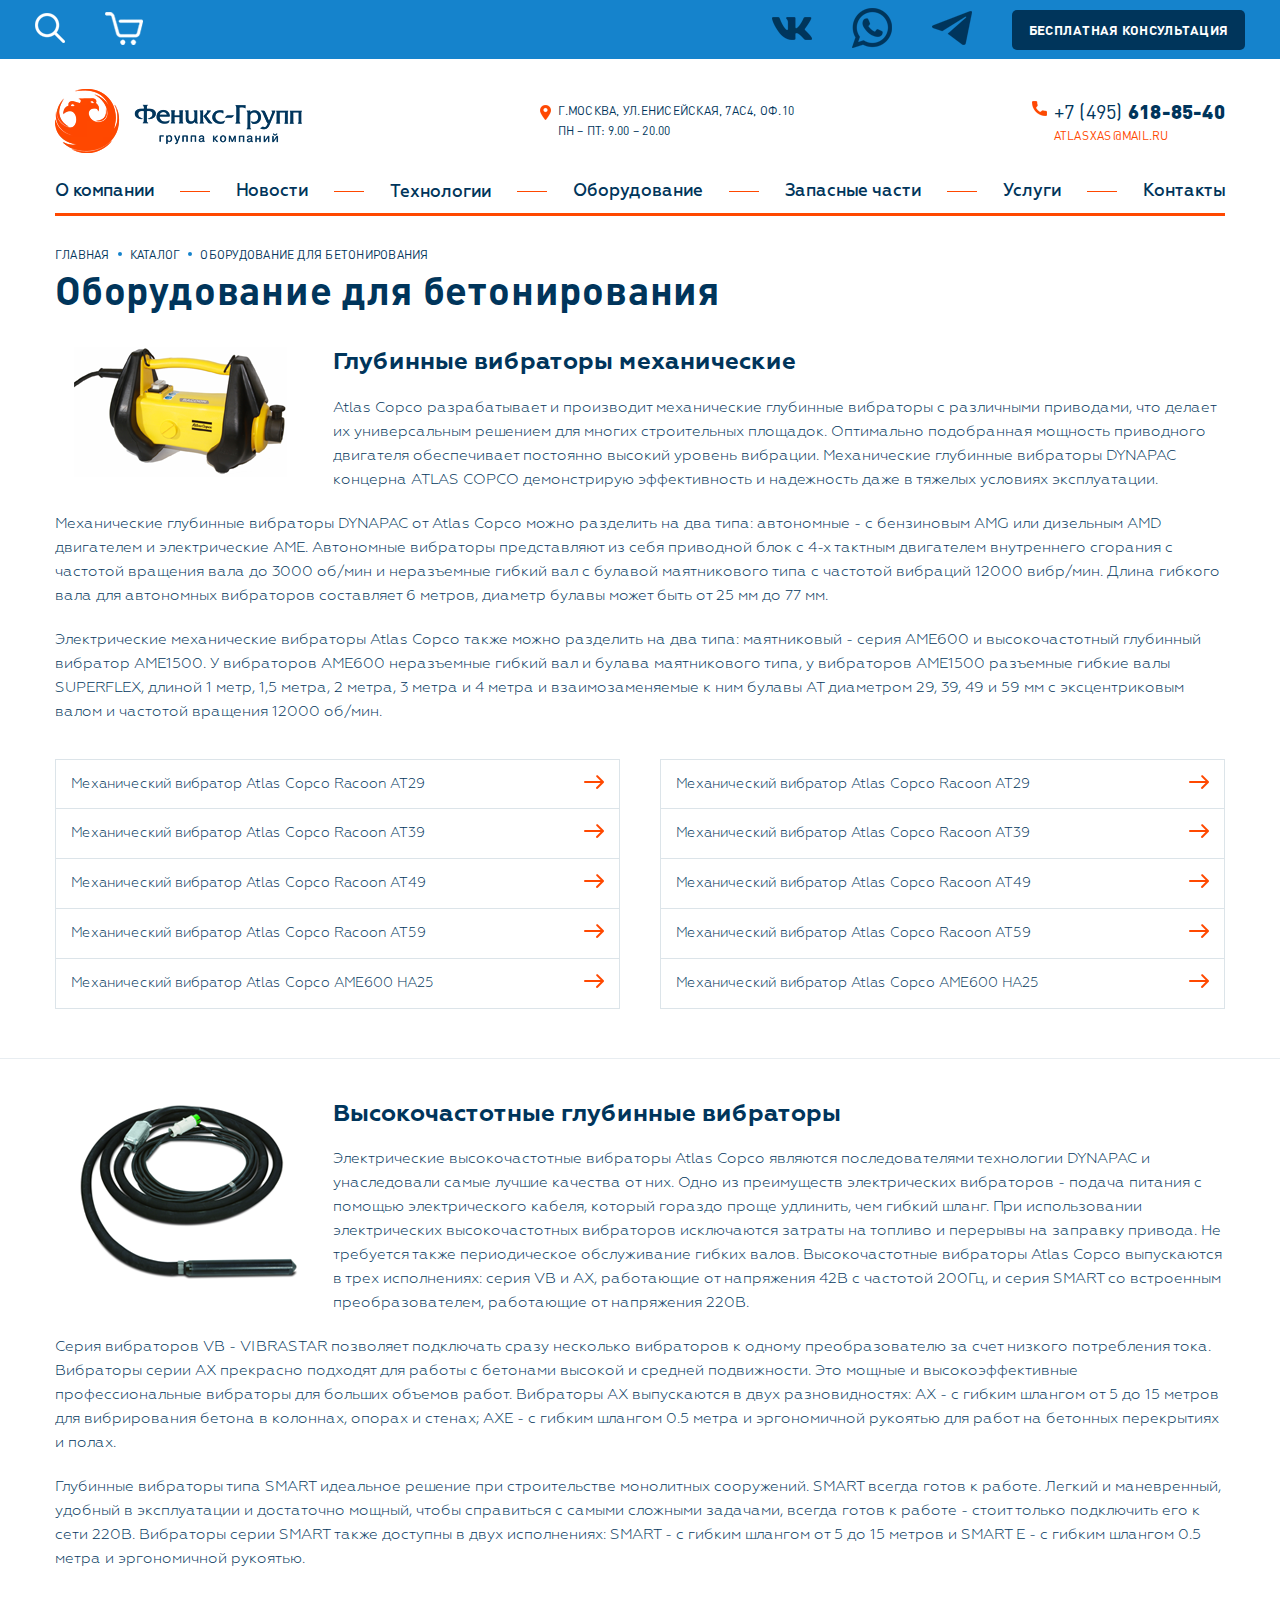
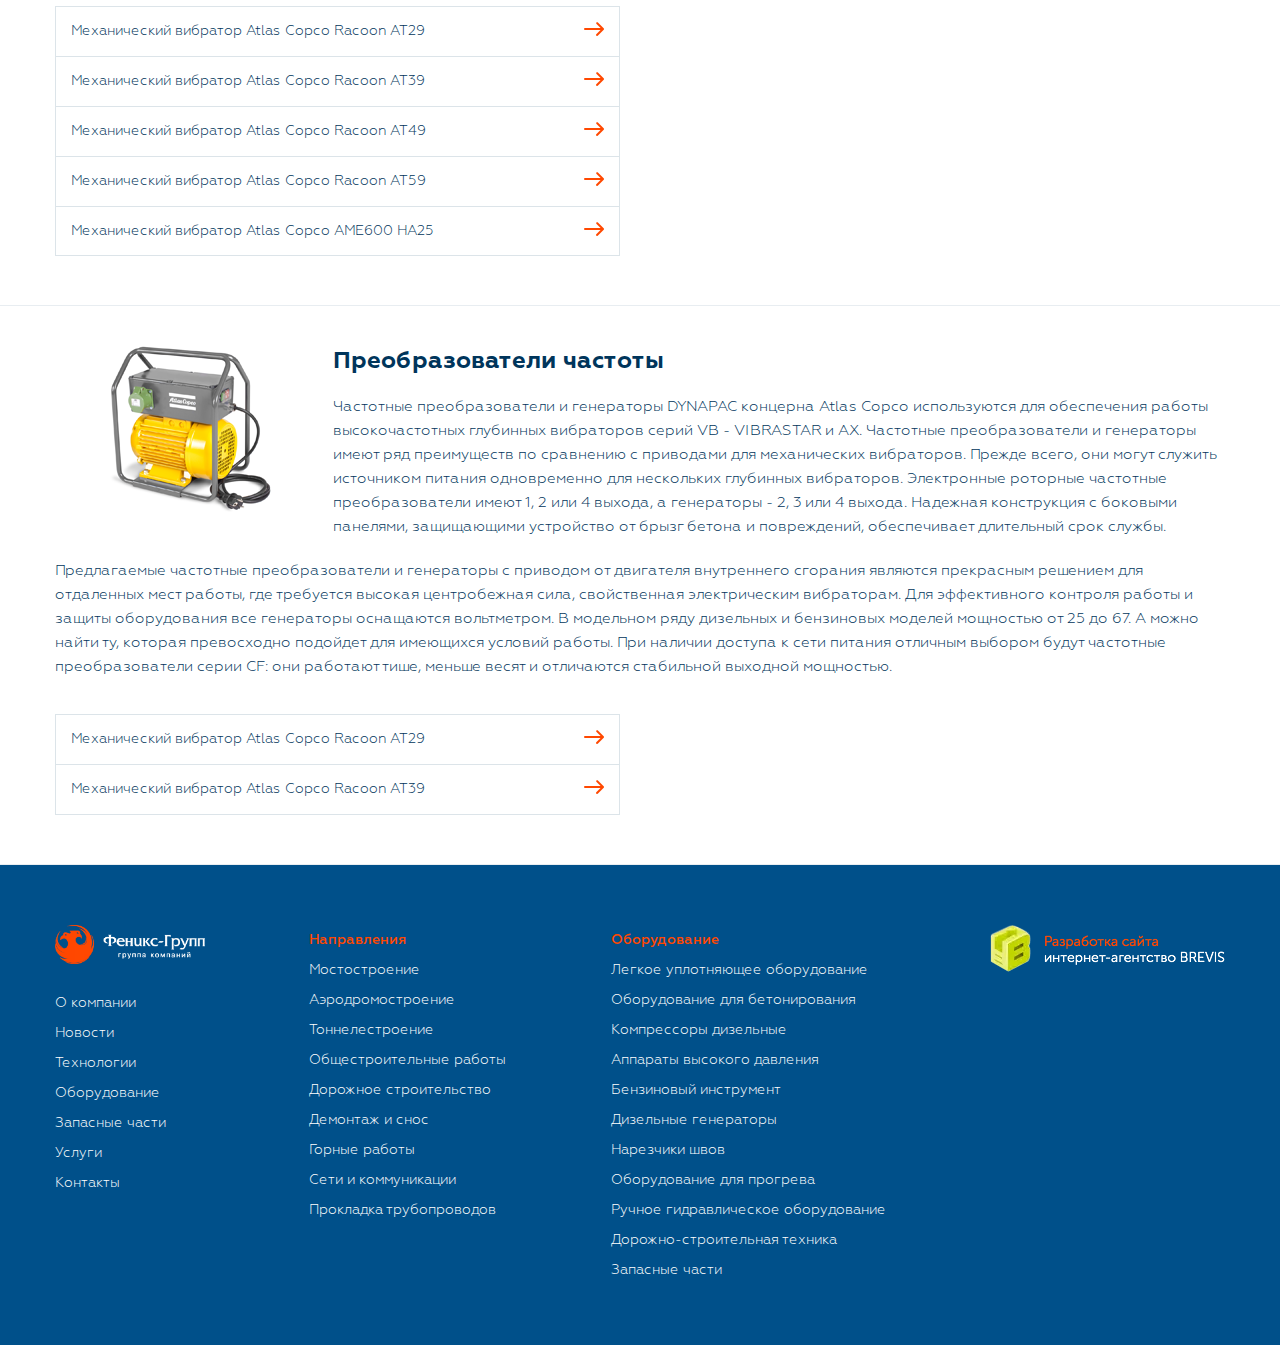
<file: catalog.html>
<!DOCTYPE html> <html lang="ru">

<head>
    <meta charset="UTF-8">
    <meta name="viewport" content="width=device-width, initial-scale=1.0">
    <meta name="description" content="">
    <meta name="keywords" content="">
    <link rel="stylesheet" href="css/libs.min.css">
    <link rel="stylesheet" href="css/style.min.css">
    <title>Главная</title>
</head>

<body>
    <div class="wrapper">
        <header class="header">
            <div class="sidebar">
    <div class="sidebar__nav">
        <a href="" class="sidebar__btn">
            <img src="img/search.webp" alt="">
        </a>
        <a href="" class="sidebar__btn">
            <img src="img/cart.webp" alt="">
        </a>
    </div>
    <div class="sidebar__bottom">
        <div class="sidebar__socials">
            <a href="" class="sidebar__social">
                <img src="img/vk.webp" alt="">
            </a>
            <a href="" class="sidebar__social">
                <img src="img/whatsapp.webp" alt="">
            </a>
            <a href="" class="sidebar__social">
                <img src="img/telegram.webp" alt="">
            </a>
        </div>

        <button class="sidebar__consult">
            <span>Бесплатная консультация</span>
        </button>
    </div>
</div>

<div class="navbar">
    <div class="container">
        <div class="header__inner">
            <a href="index.html" class="header__logo">
                <img src="img/logo2.webp" alt="">
            </a>

            <div class="header__item">
                <i class="header__icon">
                    <img src="img/mark.webp" alt="">
                </i>
                <div class="header__info">
                    <address class="header__address">г.Москва, ул.Енисейская, 7АС4, оф.10</address>
                    <time class="header__time">Пн – пт: 9.00 – 20.00</time>
                </div>
            </div>
            <div class="header__item">
                <i class="header__icon">
                    <img src="img/phone.webp" alt="">
                </i>
                <div class="header__info">
                    <a href="tel:+74956188540" class="header__phone">
                        +7 (495) <b>618-85-40</b>
                    </a>
                    <a href="mailto:atlasxas@mail.ru" class="header__mail">
                        atlasxas@mail.ru
                    </a>
                </div>
            </div>

            <button class="header__btn m-btn m-btn-primary">
                Бесплатная консультация
            </button>

            <button class="burger">
                <span></span>
                <span></span>
                <span></span>
            </button>

            <nav class="nav">
                    <a href="" class="nav__item">О компании</a>
                    <a href="" class="nav__item">Новости</a>
                    <div class="nav__item">
                        <div class="nav__show">Технологии</div>
                        <div class="nav__hidden">
                            <div class="nav__hidden-inner">
                                <a href="" class="nav__sublink">Технологии 1</a>
                                <a href="" class="nav__sublink">Технологии 2</a>
                                <a href="" class="nav__sublink">Технологии 3</a>
                            </div>
                        </div>
                    </div>
                    <a href="" class="nav__item">Оборудование</a>
                    <a href="" class="nav__item">Запасные части</a>
                    <a href="" class="nav__item">Услуги</a>
                    <a href="" class="nav__item">Контакты</a>
                </nav>
        </div>
    </div>
</div>

        </header>
        <main class="content">

            <section class="catalog">
                <div class="container">
                    <div class="breadcrumbs">
                        <a href="" class="breadcrumbs__item">Главная</a>
                        <a href="" class="breadcrumbs__item">Каталог</a>
                        <span class="breadcrumbs__item">Оборудование для бетонирования</span>
                    </div>
                    <div class="catalog__inner">
                        <h1 class="catalog__title display1">Оборудование <br> для бетонирования</h1>
                        <div class="catalog__content">
                            <div class="catalog__desc">
                                <div class="catalog__img">
                                    <img src="img/catalog.png" alt="">
                                </div>
                                <h3 class="catalog__subtitle">Глубинные вибраторы механические</h3>
                                <p>
                                    Atlas Copco разрабатывает и производит механические глубинные вибраторы с различными приводами, что делает
                                    их универсальным решением для многих строительных площадок. Оптимально подобранная мощность приводного двигателя обеспечивает постоянно высокий уровень вибрации. Механические глубинные вибраторы DYNAPAC концерна ATLAS COPCO демонстрирую эффективность и надежность даже в тяжелых условиях эксплуатации.
                                </p>
                                <p>
                                    Механические глубинные вибраторы DYNAPAC от Atlas Copco можно разделить на два типа: автономные - с бензиновым AMG или дизельным AMD двигателем и электрические AME. Автономные вибраторы представляют из себя приводной блок с 4-х тактным двигателем внутреннего сгорания с частотой вращения вала до 3000 об/мин и неразъемные гибкий вал с булавой маятникового типа с частотой вибраций 12000 вибр/мин. Длина гибкого вала для автономных вибраторов составляет 6 метров, диаметр булавы может быть от 25 мм до 77 мм.
                                </p>
                                <p>
                                    Электрические механические вибраторы Atlas Copco также можно разделить на два типа: маятниковый - серия AME600 и высокочастотный глубинный вибратор AME1500. У вибраторов AME600 неразъемные гибкий вал и булава маятникового типа, у вибраторов AME1500 разъемные гибкие валы
                                    SUPERFLEX, длиной 1 метр, 1,5 метра, 2 метра, 3 метра и 4 метра и взаимозаменяемые к ним булавы AT диаметром 29, 39, 49 и 59 мм с эксцентриковым
                                    валом и частотой вращения 12000 об/мин.
                                </p>
                            </div>
                            <div class="catalog__links">
                                <div class="catalog__links-left">
                                    <a class="catalog__link" href="">
                                        <span>Механический вибратор Atlas Copco Racoon AT29</span>
                                        <i>
                                            <img src="img/arrow2.png" alt="">
                                        </i>
                                    </a>
                                    <a class="catalog__link" href="">
                                        <span> Механический вибратор Atlas Copco Racoon AT39</span>
                                        <i>
                                            <img src="img/arrow2.png" alt="">
                                        </i>
                                    </a>
                                    <a class="catalog__link" href="">
                                        <span>Механический вибратор Atlas Copco Racoon AT49</span>
                                        <i>
                                            <img src="img/arrow2.png" alt="">
                                        </i>
                                    </a>
                                    <a class="catalog__link" href="">
                                        <span>Механический вибратор Atlas Copco Racoon AT59</span>
                                        <i>
                                            <img src="img/arrow2.png" alt="">
                                        </i>
                                    </a>
                                    <a class="catalog__link" href="">
                                        <span>Механический вибратор Atlas Copco AME600 HA25</span>
                                        <i>
                                            <img src="img/arrow2.png" alt="">
                                        </i>
                                    </a>
                                </div>
                                <div class="catalog__links-right">
                                    <a class="catalog__link" href="">
                                        <span>Механический вибратор Atlas Copco Racoon AT29</span>
                                        <i>
                                            <img src="img/arrow2.png" alt="">
                                        </i>
                                    </a>
                                    <a class="catalog__link" href="">
                                        <span> Механический вибратор Atlas Copco Racoon AT39</span>
                                        <i>
                                            <img src="img/arrow2.png" alt="">
                                        </i>
                                    </a>
                                    <a class="catalog__link" href="">
                                        <span>Механический вибратор Atlas Copco Racoon AT49</span>
                                        <i>
                                            <img src="img/arrow2.png" alt="">
                                        </i>
                                    </a>
                                    <a class="catalog__link" href="">
                                        <span>Механический вибратор Atlas Copco Racoon AT59</span>
                                        <i>
                                            <img src="img/arrow2.png" alt="">
                                        </i>
                                    </a>
                                    <a class="catalog__link" href="">
                                        <span>Механический вибратор Atlas Copco AME600 HA25</span>
                                        <i>
                                            <img src="img/arrow2.png" alt="">
                                        </i>
                                    </a>
                                </div>
                            </div>
                        </div>
                        <div class="catalog__content">
                            <div class="catalog__desc">
                                <div class="catalog__img">
                                    <img src="img/catalog2.png" alt="">
                                </div>
                                <h3 class="catalog__subtitle">Высокочастотные глубинные вибраторы</h3>
                                <p>
                                    Электрические высокочастотные вибраторы Atlas Copco являются последователями технологии DYNAPAC
                                    и унаследовали самые лучшие качества от них. Одно из преимуществ электрических вибраторов - подача питания
                                    с помощью электрического кабеля, который гораздо проще удлинить, чем гибкий шланг. При использовании электрических высокочастотных вибраторов исключаются затраты на топливо и перерывы на заправку привода.
                                    Не требуется также периодическое обслуживание гибких валов. Высокочастотные вибраторы Atlas Copco выпускаются в трех исполнениях: серия VB и AX, работающие от напряжения 42В с частотой 200Гц, и серия SMART
                                    со встроенным преобразователем, работающие от напряжения 220В.
                                </p>
                                <p>
                                    Серия вибраторов VB - VIBRASTAR позволяет подключать сразу несколько вибраторов к одному преобразователю за счет низкого потребления тока.
                                    Вибраторы серии AX прекрасно подходят для работы с бетонами высокой и средней подвижности. Это мощные и высокоэффективные профессиональные вибраторы для больших объемов работ. Вибраторы AX выпускаются в двух разновидностях: AX - с гибким шлангом от 5 до 15 метров для вибрирования бетона в колоннах, опорах и стенах; AXE - с гибким шлангом 0.5 метра и эргономичной рукоятью для работ на бетонных перекрытиях и полах.
                                </p>
                                <p>
                                    Глубинные вибраторы типа SMART идеальное решение при строительстве монолитных сооружений. SMART всегда готов к работе. Легкий и маневренный, удобный в эксплуатации и достаточно мощный, чтобы справиться с самыми сложными задачами, всегда готов к работе - стоит только подключить его к сети 220В. Вибраторы серии SMART также доступны в двух исполнениях: SMART - с гибким шлангом от 5 до 15 метров и SMART E - с гибким шлангом 0.5 метра и эргономичной рукоятью.
                                </p>
                            </div>
                            <div class="catalog__links">
                                <div class="catalog__links-left">
                                    <a class="catalog__link" href="">
                                        <span>Механический вибратор Atlas Copco Racoon AT29</span>
                                        <i>
                                            <img src="img/arrow2.png" alt="">
                                        </i>
                                    </a>
                                    <a class="catalog__link" href="">
                                        <span> Механический вибратор Atlas Copco Racoon AT39</span>
                                        <i>
                                            <img src="img/arrow2.png" alt="">
                                        </i>
                                    </a>
                                    <a class="catalog__link" href="">
                                        <span>Механический вибратор Atlas Copco Racoon AT49</span>
                                        <i>
                                            <img src="img/arrow2.png" alt="">
                                        </i>
                                    </a>
                                    <a class="catalog__link" href="">
                                        <span>Механический вибратор Atlas Copco Racoon AT59</span>
                                        <i>
                                            <img src="img/arrow2.png" alt="">
                                        </i>
                                    </a>
                                    <a class="catalog__link" href="">
                                        <span>Механический вибратор Atlas Copco AME600 HA25</span>
                                        <i>
                                            <img src="img/arrow2.png" alt="">
                                        </i>
                                    </a>
                                </div>
                            </div>
                        </div>
                        <div class="catalog__content">
                            <div class="catalog__desc">
                                <div class="catalog__img">
                                    <img src="img/catalog3.png" alt="">
                                </div>
                                <h3 class="catalog__subtitle">Преобразователи частоты</h3>
                                <p>
                                    Частотные преобразователи и генераторы DYNAPAC концерна Atlas Copco используются для обеспечения работы высокочастотных глубинных вибраторов серий VB - VIBRASTAR и AX. Частотные преобразователи и генераторы имеют ряд преимуществ по сравнению с приводами для механических вибраторов. Прежде всего, они могут служить источником питания одновременно для нескольких глубинных вибраторов. Электронные роторные частотные преобразователи имеют 1, 2 или 4 выхода, а генераторы - 2, 3 или 4 выхода. Надежная конструкция с боковыми панелями, защищающими устройство от брызг бетона и повреждений, обеспечивает длительный срок службы.
                                </p>
                                <p>
                                    Предлагаемые частотные преобразователи и генераторы с приводом от двигателя внутреннего сгорания являются прекрасным решением для отдаленных мест работы, где требуется высокая центробежная сила, свойственная электрическим вибраторам. Для эффективного контроля работы и защиты оборудования все генераторы оснащаются вольтметром. В модельном ряду дизельных и бензиновых моделей мощностью от 25 до 67. А можно найти ту, которая превосходно подойдет для имеющихся условий работы. При наличии доступа к сети питания отличным выбором будут частотные преобразователи серии CF: они работают тише, меньше весят и отличаются стабильной выходной мощностью.
                                </p>
                            </div>
                            <div class="catalog__links">
                                <div class="catalog__links-left">
                                    <a class="catalog__link" href="">
                                        <span>Механический вибратор Atlas Copco Racoon AT29</span>
                                        <i>
                                            <img src="img/arrow2.png" alt="">
                                        </i>
                                    </a>
                                    <a class="catalog__link" href="">
                                        <span> Механический вибратор Atlas Copco Racoon AT39</span>
                                        <i>
                                            <img src="img/arrow2.png" alt="">
                                        </i>
                                    </a>
                                </div>
                            </div>
                        </div>
                    </div>
                </div>
            </section>

        </main>
        <footer class="footer">
            <div class="container">
    <div class="footer__inner">
        <div class="footer__col">
            <a href="" class="footer__logo">
                <img src="img/logo.webp" alt="">
            </a>
            <a href="" class="footer__link">О компании</a>
            <a href="" class="footer__link">Новости</a>
            <a href="" class="footer__link">Технологии</a>
            <a href="" class="footer__link">Оборудование</a>
            <a href="" class="footer__link">Запасные части</a>
            <a href="" class="footer__link">Услуги</a>
            <a href="" class="footer__link">Контакты</a>
        </div>
        <div class="footer__col">
            <h3 class="footer__title accent-text">Направления</h3>
            <a href="" class="footer__link">Мостостроение</a>
            <a href="" class="footer__link">Аэродромостроение</a>
            <a href="" class="footer__link">Тоннелестроение</a>
            <a href="" class="footer__link">Общестроительные работы</a>
            <a href="" class="footer__link">Дорожное строительство</a>
            <a href="" class="footer__link">Демонтаж и снос</a>
            <a href="" class="footer__link">Горные работы</a>
            <a href="" class="footer__link">Сети и коммуникации</a>
            <a href="" class="footer__link">Прокладка трубопроводов</a>
        </div>
        <div class="footer__col">
            <h3 class="footer__title accent-text">Оборудование</h3>
            <a href="" class="footer__link">Легкое уплотняющее оборудование</a>
            <a href="" class="footer__link">Оборудование для бетонирования</a>
            <a href="" class="footer__link">Компрессоры дизельные</a>
            <a href="" class="footer__link">Аппараты высокого давления</a>
            <a href="" class="footer__link">Бензиновый инструмент</a>
            <a href="" class="footer__link">Дизельные генераторы</a>
            <a href="" class="footer__link">Нарезчики швов</a>
            <a href="" class="footer__link">Оборудование для прогрева</a>
            <a href="" class="footer__link">Ручное гидравлическое оборудование</a>
            <a href="" class="footer__link">Дорожно-строительная техника</a>
            <a href="" class="footer__link">Запасные части</a>
        </div>
        <div class="footer__col">
            <a href="" class="footer__logo2">
                <img src="img/logo3.webp" alt="">
            </a>
        </div>
    </div>
</div>

        </footer>
    </div>

    <script src="js/libs.min.js"></script>
<script src="js/main.min.js"></script>

</body>

</html>
</file>
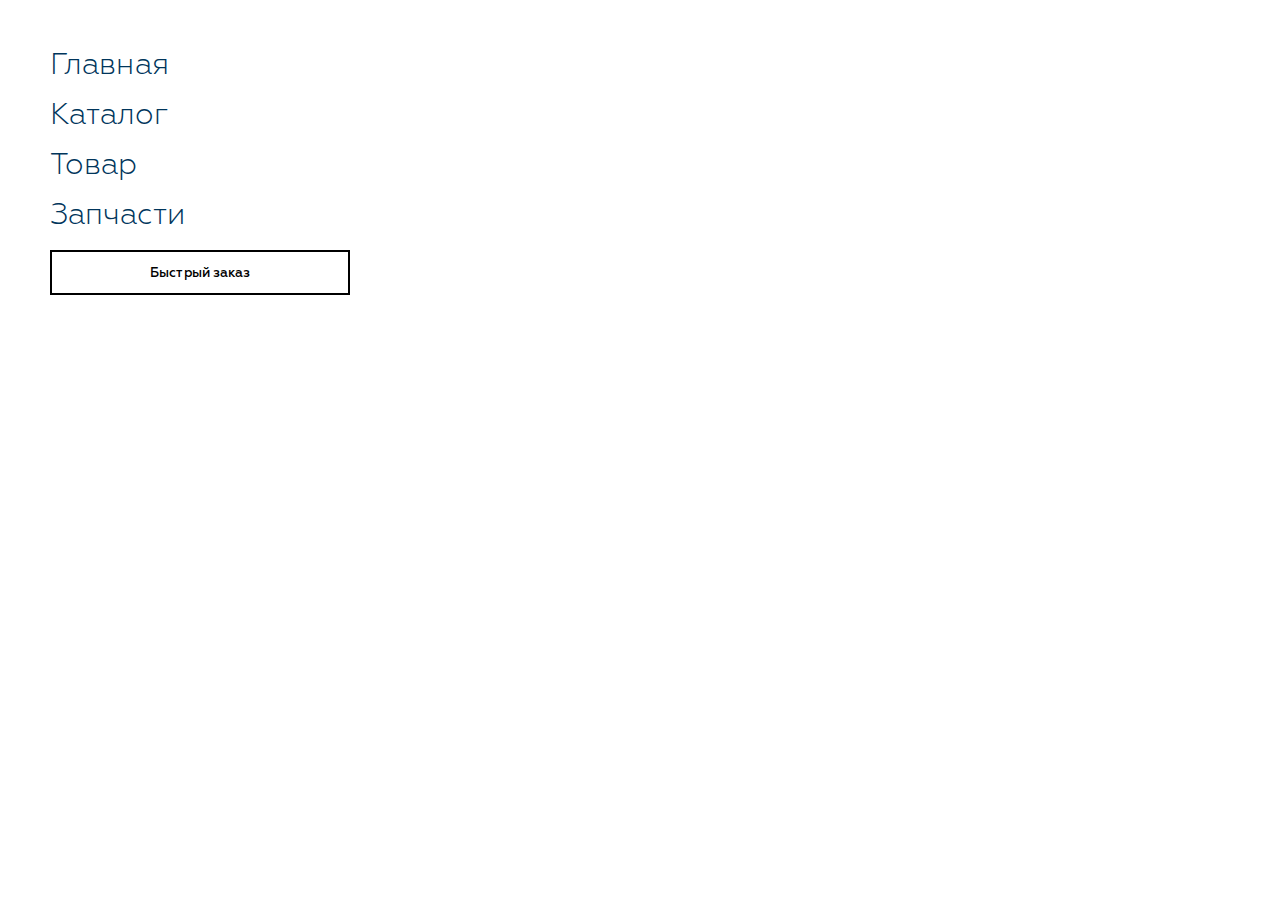
<file: nav.html>
<!DOCTYPE html> <html lang="ru">

<head>
    <meta charset="UTF-8">
    <meta name="viewport" content="width=device-width, initial-scale=1.0">
    <meta name="description" content="">
    <meta name="keywords" content="">
    <link rel="stylesheet" href="css/libs.min.css">
    <link rel="stylesheet" href="css/style.min.css">
    <title>Главная</title>
</head>


<style>
    .wrapper a {
        font-size: 30px;
        text-transform: capitalize;
    }

    .wrapper button {
        margin-bottom: 25px;
        width: 300px;
        height: 45px;
    }
</style>

<body>

    <div class="wrapper" style="padding: 50px;">
        <a href="index.html" style="display: block; margin-bottom: 20px;">
            Главная
        </a>
        <a href="catalog.html" style="display: block; margin-bottom: 20px;">
            Каталог
        </a>
        <a href="catalog-item.html" style="display: block; margin-bottom: 20px;">
            Товар
        </a>
        <a href="zapchasti.html" style="display: block; margin-bottom: 20px;">
            Запчасти
        </a>




        <button style="border: 2px solid #000;margin-bottom: 20px;" data-modal="consultModal">
            Быстрый заказ
        </button>

    </div>

    <div class="modal" id="consultModal">
    <div class="modal__dialog">
        <button type="button" class="modal__close" data-bs-dismiss="modal" aria-label="Close">
            <svg xmlns="http://www.w3.org/2000/svg" width="16px" height="16px"  viewBox="0 0 16 16">
                <path fill-rule="evenodd"  fill="#000000"  d="M8.0,6.5858 C8.0,6.5858 12.949951,1.6355438 12.949951,1.6355438 C12.949951,1.6355438 14.363892,3.049591 14.363892,3.049591 C14.363892,3.049591 9.41394,7.9998474 9.41394,7.9998474 C9.41394,7.9998474 14.363892,12.94957 14.363892,12.94957 C14.363892,12.94957 12.949951,14.363617 12.949951,14.363617 C12.949951,14.363617 8.0,9.41391 8.0,9.41391 C8.0,9.41391 3.0499268,14.363617 3.0499268,14.363617 C3.0499268,14.363617 1.6359863,12.94957 1.6359863,12.94957 C1.6359863,12.94957 6.5859375,7.9998474 6.5859375,7.9998474 C6.5859375,7.9998474 1.6359863,3.049591 1.6359863,3.049591 C1.6359863,3.049591 3.0499268,1.6355438 3.0499268,1.6355438 C3.0499268,1.6355438 8.0,6.5858 8.0,6.5858 Z"/>
            </svg>
        </button>

        <h3 class="modal__title display1">Оставьте заявку</h3>
        <p class="modal__desc body-text">и наши менеджеры свяжутся с Вами в течении 30 минут!</p>

        <form action="" class="modal__form">
            <fieldset class="fg">
                <input type="text" placeholder="Ваше имя">
            </fieldset>
            <fieldset class="fg">
                <input type="tel" placeholder="Ваш телефон">
            </fieldset>
            <fieldset class="fg">
                <input type="email" placeholder="Ваш email">
            </fieldset>
            <fieldset class="fg fg--text">
                <textarea placeholder="Ваше сообщение"></textarea>
            </fieldset>
            <div class="modal__check m-check">
                <input checked type="checkbox">
                <label>
                    <span>
                        Нажимая на кнопку “Отправить” вы соглашаетесь с
                        <a href="">политикой конфиденциальности</a>
                    </span>
                </label>
            </div>
            <button class="modal__btn m-btn m-btn-primary">
                Отправить
            </button>
        </form>
    </div>
</div>



    <!--  -->
    <script src="js/libs.min.js"></script>
<script src="js/main.min.js"></script>

</body>

</html>
</file>
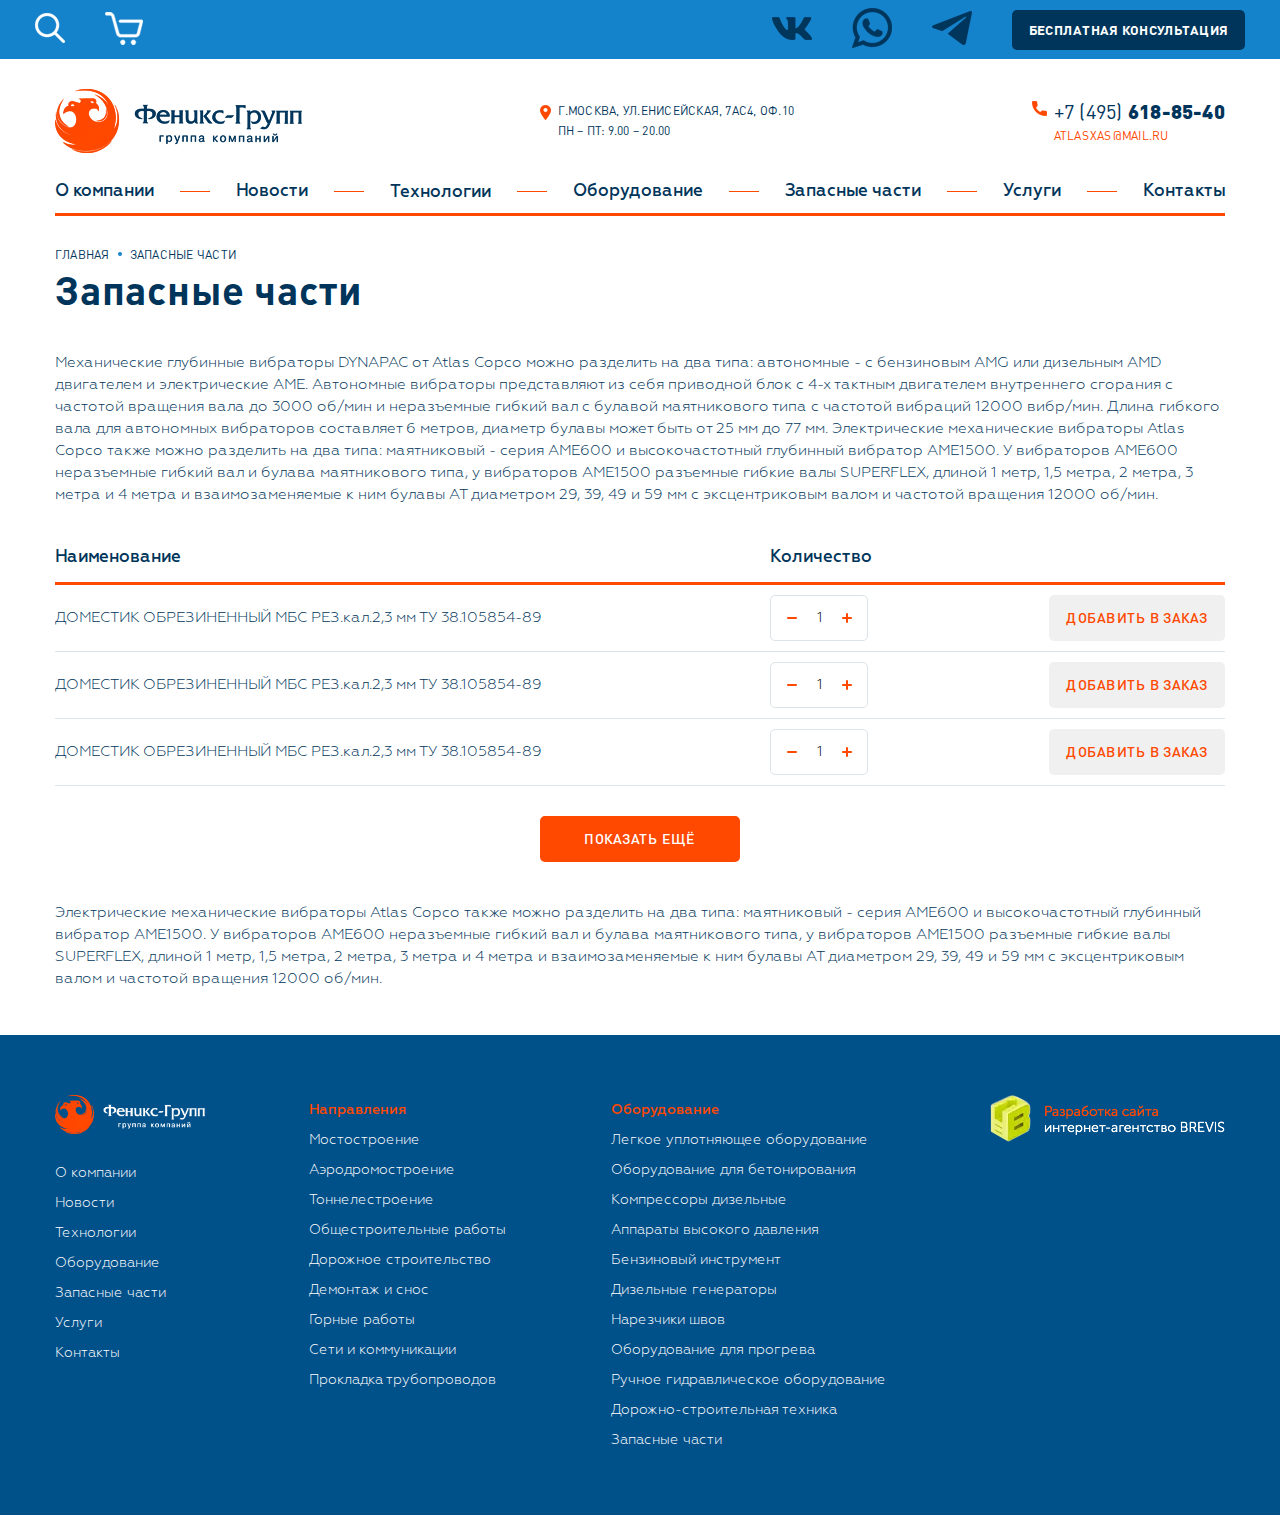
<file: zapchasti.html>
<!DOCTYPE html> <html lang="ru">

<head>
    <meta charset="UTF-8">
    <meta name="viewport" content="width=device-width, initial-scale=1.0">
    <meta name="description" content="">
    <meta name="keywords" content="">
    <link rel="stylesheet" href="css/libs.min.css">
    <link rel="stylesheet" href="css/style.min.css">
    <title>Запасные части</title>
</head>

<body>
    <div class="wrapper">
        <header class="header">
            <div class="sidebar">
    <div class="sidebar__nav">
        <a href="" class="sidebar__btn">
            <img src="img/search.webp" alt="">
        </a>
        <a href="" class="sidebar__btn">
            <img src="img/cart.webp" alt="">
        </a>
    </div>
    <div class="sidebar__bottom">
        <div class="sidebar__socials">
            <a href="" class="sidebar__social">
                <img src="img/vk.webp" alt="">
            </a>
            <a href="" class="sidebar__social">
                <img src="img/whatsapp.webp" alt="">
            </a>
            <a href="" class="sidebar__social">
                <img src="img/telegram.webp" alt="">
            </a>
        </div>

        <button class="sidebar__consult">
            <span>Бесплатная консультация</span>
        </button>
    </div>
</div>

<div class="navbar">
    <div class="container">
        <div class="header__inner">
            <a href="index.html" class="header__logo">
                <img src="img/logo2.webp" alt="">
            </a>

            <div class="header__item">
                <i class="header__icon">
                    <img src="img/mark.webp" alt="">
                </i>
                <div class="header__info">
                    <address class="header__address">г.Москва, ул.Енисейская, 7АС4, оф.10</address>
                    <time class="header__time">Пн – пт: 9.00 – 20.00</time>
                </div>
            </div>
            <div class="header__item">
                <i class="header__icon">
                    <img src="img/phone.webp" alt="">
                </i>
                <div class="header__info">
                    <a href="tel:+74956188540" class="header__phone">
                        +7 (495) <b>618-85-40</b>
                    </a>
                    <a href="mailto:atlasxas@mail.ru" class="header__mail">
                        atlasxas@mail.ru
                    </a>
                </div>
            </div>

            <button class="header__btn m-btn m-btn-primary">
                Бесплатная консультация
            </button>

            <button class="burger">
                <span></span>
                <span></span>
                <span></span>
            </button>

            <nav class="nav">
                    <a href="" class="nav__item">О компании</a>
                    <a href="" class="nav__item">Новости</a>
                    <div class="nav__item">
                        <div class="nav__show">Технологии</div>
                        <div class="nav__hidden">
                            <div class="nav__hidden-inner">
                                <a href="" class="nav__sublink">Технологии 1</a>
                                <a href="" class="nav__sublink">Технологии 2</a>
                                <a href="" class="nav__sublink">Технологии 3</a>
                            </div>
                        </div>
                    </div>
                    <a href="" class="nav__item">Оборудование</a>
                    <a href="" class="nav__item">Запасные части</a>
                    <a href="" class="nav__item">Услуги</a>
                    <a href="" class="nav__item">Контакты</a>
                </nav>
        </div>
    </div>
</div>

        </header>
        <main class="content">

            <section class="zap">
                <div class="container">
                    <div class="breadcrumbs">
                        <a href="" class="breadcrumbs__item">Главная</a>
                        <span class="breadcrumbs__item">Запасные части</span>
                    </div>
                    <h1 class="zap__title display1">Запасные части</h1>
                    <p class="zap__desc">
                        Механические глубинные вибраторы DYNAPAC от Atlas Copco можно разделить на два типа: автономные - с бензиновым AMG или дизельным AMD двигателем и электрические AME. Автономные вибраторы представляют из себя приводной блок с 4-х тактным двигателем внутреннего сгорания с частотой вращения вала до 3000 об/мин и неразъемные гибкий вал с булавой маятникового типа с частотой вибраций 12000 вибр/мин. Длина гибкого вала для автономных вибраторов составляет 6 метров, диаметр булавы может быть от 25 мм до 77 мм. Электрические механические вибраторы Atlas Copco также можно разделить на два типа: маятниковый - серия AME600 и высокочастотный глубинный вибратор AME1500. У вибраторов AME600 неразъемные
                        гибкий вал и булава маятникового типа, у вибраторов AME1500 разъемные гибкие валы SUPERFLEX, длиной 1 метр, 1,5 метра, 2 метра, 3 метра и 4 метра
                        и взаимозаменяемые к ним булавы AT диаметром 29, 39, 49 и 59 мм с эксцентриковым валом и частотой вращения 12000 об/мин.
                    </p>

                    <div class="zap-table">
                        <div class="zap-table__head zap-table__row">
                            <div class="zap-table__col">Наименование</div>
                            <div class="zap-table__col" data-mob-title="Кол-во">Количество</div>
                        </div>
                        <div class="zap-table__items">
                            <div class="zap-table__item zap-table__row">
    <a href="" class="zap-table__title">ДОМЕСТИК ОБРЕЗИНЕННЫЙ МБС РЕЗ.кал.2,3 мм ТУ 38.105854-89</a>
    <div class="zap-table__nav">
        <div class='zap-table__calc cartcalc'>
            <button class='ccalc-minus'>
                <img src="img/minus.svg" alt="">
            </button>
            <input type='text' value='1'>
            <button class='ccalc-plus'>
                <img src="img/plus.png" alt="">
            </button>
        </div>
        <button class="zap-table__add">
            Добавить в заказ
        </button>
    </div>
</div>

                            <div class="zap-table__item zap-table__row">
    <a href="" class="zap-table__title">ДОМЕСТИК ОБРЕЗИНЕННЫЙ МБС РЕЗ.кал.2,3 мм ТУ 38.105854-89</a>
    <div class="zap-table__nav">
        <div class='zap-table__calc cartcalc'>
            <button class='ccalc-minus'>
                <img src="img/minus.svg" alt="">
            </button>
            <input type='text' value='1'>
            <button class='ccalc-plus'>
                <img src="img/plus.png" alt="">
            </button>
        </div>
        <button class="zap-table__add">
            Добавить в заказ
        </button>
    </div>
</div>

                            <div class="zap-table__item zap-table__row">
    <a href="" class="zap-table__title">ДОМЕСТИК ОБРЕЗИНЕННЫЙ МБС РЕЗ.кал.2,3 мм ТУ 38.105854-89</a>
    <div class="zap-table__nav">
        <div class='zap-table__calc cartcalc'>
            <button class='ccalc-minus'>
                <img src="img/minus.svg" alt="">
            </button>
            <input type='text' value='1'>
            <button class='ccalc-plus'>
                <img src="img/plus.png" alt="">
            </button>
        </div>
        <button class="zap-table__add">
            Добавить в заказ
        </button>
    </div>
</div>

                        </div>
                    </div>
                    <a href="" class="zap__btn m-btn m-btn-primary">Показать ещё</a>
                    <p class="zap__desc">Электрические механические вибраторы Atlas Copco также можно разделить на два типа: маятниковый - серия AME600 и высокочастотный глубинный вибратор AME1500. У вибраторов AME600 неразъемные гибкий вал и булава маятникового типа, у вибраторов AME1500 разъемные гибкие валы
                        SUPERFLEX, длиной 1 метр, 1,5 метра, 2 метра, 3 метра и 4 метра и взаимозаменяемые к ним булавы AT диаметром 29, 39, 49 и 59 мм с эксцентриковым
                        валом и частотой вращения 12000 об/мин.</p>

                </div>
            </section>

        </main>
        <footer class="footer">
            <div class="container">
    <div class="footer__inner">
        <div class="footer__col">
            <a href="" class="footer__logo">
                <img src="img/logo.webp" alt="">
            </a>
            <a href="" class="footer__link">О компании</a>
            <a href="" class="footer__link">Новости</a>
            <a href="" class="footer__link">Технологии</a>
            <a href="" class="footer__link">Оборудование</a>
            <a href="" class="footer__link">Запасные части</a>
            <a href="" class="footer__link">Услуги</a>
            <a href="" class="footer__link">Контакты</a>
        </div>
        <div class="footer__col">
            <h3 class="footer__title accent-text">Направления</h3>
            <a href="" class="footer__link">Мостостроение</a>
            <a href="" class="footer__link">Аэродромостроение</a>
            <a href="" class="footer__link">Тоннелестроение</a>
            <a href="" class="footer__link">Общестроительные работы</a>
            <a href="" class="footer__link">Дорожное строительство</a>
            <a href="" class="footer__link">Демонтаж и снос</a>
            <a href="" class="footer__link">Горные работы</a>
            <a href="" class="footer__link">Сети и коммуникации</a>
            <a href="" class="footer__link">Прокладка трубопроводов</a>
        </div>
        <div class="footer__col">
            <h3 class="footer__title accent-text">Оборудование</h3>
            <a href="" class="footer__link">Легкое уплотняющее оборудование</a>
            <a href="" class="footer__link">Оборудование для бетонирования</a>
            <a href="" class="footer__link">Компрессоры дизельные</a>
            <a href="" class="footer__link">Аппараты высокого давления</a>
            <a href="" class="footer__link">Бензиновый инструмент</a>
            <a href="" class="footer__link">Дизельные генераторы</a>
            <a href="" class="footer__link">Нарезчики швов</a>
            <a href="" class="footer__link">Оборудование для прогрева</a>
            <a href="" class="footer__link">Ручное гидравлическое оборудование</a>
            <a href="" class="footer__link">Дорожно-строительная техника</a>
            <a href="" class="footer__link">Запасные части</a>
        </div>
        <div class="footer__col">
            <a href="" class="footer__logo2">
                <img src="img/logo3.webp" alt="">
            </a>
        </div>
    </div>
</div>

        </footer>
    </div>

    <script src="js/libs.min.js"></script>
<script src="js/main.min.js"></script>

</body>

</html>
</file>
<file: css/libs.min.css>
@font-face{font-family:'swiper-icons';src:url("data:application/font-woff;charset=utf-8;base64, [base64]//wADZ2x5ZgAAAywAAADMAAAD2MHtryVoZWFkAAABbAAAADAAAAA2E2+eoWhoZWEAAAGcAAAAHwAAACQC9gDzaG10eAAAAigAAAAZAAAArgJkABFsb2NhAAAC0AAAAFoAAABaFQAUGG1heHAAAAG8AAAAHwAAACAAcABAbmFtZQAAA/gAAAE5AAACXvFdBwlwb3N0AAAFNAAAAGIAAACE5s74hXjaY2BkYGAAYpf5Hu/j+W2+MnAzMYDAzaX6QjD6/4//Bxj5GA8AuRwMYGkAPywL13jaY2BkYGA88P8Agx4j+/8fQDYfA1AEBWgDAIB2BOoAeNpjYGRgYNBh4GdgYgABEMnIABJzYNADCQAACWgAsQB42mNgYfzCOIGBlYGB0YcxjYGBwR1Kf2WQZGhhYGBiYGVmgAFGBiQQkOaawtDAoMBQxXjg/wEGPcYDDA4wNUA2CCgwsAAAO4EL6gAAeNpj2M0gyAACqxgGNWBkZ2D4/wMA+xkDdgAAAHjaY2BgYGaAYBkGRgYQiAHyGMF8FgYHIM3DwMHABGQrMOgyWDLEM1T9/w8UBfEMgLzE////P/5//f/V/xv+r4eaAAeMbAxwIUYmIMHEgKYAYjUcsDAwsLKxc3BycfPw8jEQA/[base64]/uznmfPFBNODM2K7MTQ45YEAZqGP81AmGGcF3iPqOop0r1SPTaTbVkfUe4HXj97wYE+yNwWYxwWu4v1ugWHgo3S1XdZEVqWM7ET0cfnLGxWfkgR42o2PvWrDMBSFj/IHLaF0zKjRgdiVMwScNRAoWUoH78Y2icB/yIY09An6AH2Bdu/UB+yxopYshQiEvnvu0dURgDt8QeC8PDw7Fpji3fEA4z/PEJ6YOB5hKh4dj3EvXhxPqH/SKUY3rJ7srZ4FZnh1PMAtPhwP6fl2PMJMPDgeQ4rY8YT6Gzao0eAEA409DuggmTnFnOcSCiEiLMgxCiTI6Cq5DZUd3Qmp10vO0LaLTd2cjN4fOumlc7lUYbSQcZFkutRG7g6JKZKy0RmdLY680CDnEJ+UMkpFFe1RN7nxdVpXrC4aTtnaurOnYercZg2YVmLN/d/gczfEimrE/fs/bOuq29Zmn8tloORaXgZgGa78yO9/cnXm2BpaGvq25Dv9S4E9+5SIc9PqupJKhYFSSl47+Qcr1mYNAAAAeNptw0cKwkAAAMDZJA8Q7OUJvkLsPfZ6zFVERPy8qHh2YER+3i/BP83vIBLLySsoKimrqKqpa2hp6+jq6RsYGhmbmJqZSy0sraxtbO3sHRydnEMU4uR6yx7JJXveP7WrDycAAAAAAAH//wACeNpjYGRgYOABYhkgZgJCZgZNBkYGLQZtIJsFLMYAAAw3ALgAeNolizEKgDAQBCchRbC2sFER0YD6qVQiBCv/H9ezGI6Z5XBAw8CBK/m5iQQVauVbXLnOrMZv2oLdKFa8Pjuru2hJzGabmOSLzNMzvutpB3N42mNgZGBg4GKQYzBhYMxJLMlj4GBgAYow/P/PAJJhLM6sSoWKfWCAAwDAjgbRAAB42mNgYGBkAIIbCZo5IPrmUn0hGA0AO8EFTQAA");font-weight:400;font-style:normal}:root{--swiper-theme-color: #007aff}.swiper{margin-left:auto;margin-right:auto;position:relative;overflow:hidden;list-style:none;padding:0;z-index:1}.swiper-vertical>.swiper-wrapper{flex-direction:column}.swiper-wrapper{position:relative;width:100%;height:100%;z-index:1;display:flex;transition-property:transform;box-sizing:content-box}.swiper-android .swiper-slide,.swiper-wrapper{transform:translate3d(0px, 0, 0)}.swiper-pointer-events{touch-action:pan-y}.swiper-pointer-events.swiper-vertical{touch-action:pan-x}.swiper-slide{flex-shrink:0;width:100%;height:100%;position:relative;transition-property:transform}.swiper-slide-invisible-blank{visibility:hidden}.swiper-autoheight,.swiper-autoheight .swiper-slide{height:auto}.swiper-autoheight .swiper-wrapper{align-items:flex-start;transition-property:transform, height}.swiper-backface-hidden .swiper-slide{transform:translateZ(0);-webkit-backface-visibility:hidden;backface-visibility:hidden}.swiper-3d,.swiper-3d.swiper-css-mode .swiper-wrapper{perspective:1200px}.swiper-3d .swiper-wrapper,.swiper-3d .swiper-slide,.swiper-3d .swiper-slide-shadow,.swiper-3d .swiper-slide-shadow-left,.swiper-3d .swiper-slide-shadow-right,.swiper-3d .swiper-slide-shadow-top,.swiper-3d .swiper-slide-shadow-bottom,.swiper-3d .swiper-cube-shadow{transform-style:preserve-3d}.swiper-3d .swiper-slide-shadow,.swiper-3d .swiper-slide-shadow-left,.swiper-3d .swiper-slide-shadow-right,.swiper-3d .swiper-slide-shadow-top,.swiper-3d .swiper-slide-shadow-bottom{position:absolute;left:0;top:0;width:100%;height:100%;pointer-events:none;z-index:10}.swiper-3d .swiper-slide-shadow{background:rgba(0,0,0,0.15)}.swiper-3d .swiper-slide-shadow-left{background-image:linear-gradient(to left, rgba(0,0,0,0.5), rgba(0,0,0,0))}.swiper-3d .swiper-slide-shadow-right{background-image:linear-gradient(to right, rgba(0,0,0,0.5), rgba(0,0,0,0))}.swiper-3d .swiper-slide-shadow-top{background-image:linear-gradient(to top, rgba(0,0,0,0.5), rgba(0,0,0,0))}.swiper-3d .swiper-slide-shadow-bottom{background-image:linear-gradient(to bottom, rgba(0,0,0,0.5), rgba(0,0,0,0))}.swiper-css-mode>.swiper-wrapper{overflow:auto;scrollbar-width:none;-ms-overflow-style:none}.swiper-css-mode>.swiper-wrapper::-webkit-scrollbar{display:none}.swiper-css-mode>.swiper-wrapper>.swiper-slide{scroll-snap-align:start start}.swiper-horizontal.swiper-css-mode>.swiper-wrapper{scroll-snap-type:x mandatory}.swiper-vertical.swiper-css-mode>.swiper-wrapper{scroll-snap-type:y mandatory}.swiper-centered>.swiper-wrapper::before{content:'';flex-shrink:0;order:9999}.swiper-centered.swiper-horizontal>.swiper-wrapper>.swiper-slide:first-child{margin-inline-start:var(--swiper-centered-offset-before)}.swiper-centered.swiper-horizontal>.swiper-wrapper::before{height:100%;min-height:1px;width:var(--swiper-centered-offset-after)}.swiper-centered.swiper-vertical>.swiper-wrapper>.swiper-slide:first-child{margin-block-start:var(--swiper-centered-offset-before)}.swiper-centered.swiper-vertical>.swiper-wrapper::before{width:100%;min-width:1px;height:var(--swiper-centered-offset-after)}.swiper-centered>.swiper-wrapper>.swiper-slide{scroll-snap-align:center center}.swiper-virtual .swiper-slide{-webkit-backface-visibility:hidden;transform:translateZ(0)}.swiper-virtual.swiper-css-mode .swiper-wrapper::after{content:'';position:absolute;left:0;top:0;pointer-events:none}.swiper-virtual.swiper-css-mode.swiper-horizontal .swiper-wrapper::after{height:1px;width:var(--swiper-virtual-size)}.swiper-virtual.swiper-css-mode.swiper-vertical .swiper-wrapper::after{width:1px;height:var(--swiper-virtual-size)}:root{--swiper-navigation-size: 44px}.swiper-button-prev,.swiper-button-next{position:absolute;top:50%;width:calc(var(--swiper-navigation-size) / 44 * 27);height:var(--swiper-navigation-size);margin-top:calc(0px - (var(--swiper-navigation-size) / 2));z-index:10;cursor:pointer;display:flex;align-items:center;justify-content:center;color:var(--swiper-navigation-color, var(--swiper-theme-color))}.swiper-button-prev.swiper-button-disabled,.swiper-button-next.swiper-button-disabled{opacity:0.35;cursor:auto;pointer-events:none}.swiper-button-prev:after,.swiper-button-next:after{font-family:swiper-icons;font-size:var(--swiper-navigation-size);text-transform:none !important;letter-spacing:0;text-transform:none;font-variant:initial;line-height:1}.swiper-button-prev,.swiper-rtl .swiper-button-next{left:10px;right:auto}.swiper-button-prev:after,.swiper-rtl .swiper-button-next:after{content:'prev'}.swiper-button-next,.swiper-rtl .swiper-button-prev{right:10px;left:auto}.swiper-button-next:after,.swiper-rtl .swiper-button-prev:after{content:'next'}.swiper-button-lock{display:none}.swiper-pagination{position:absolute;text-align:center;transition:300ms opacity;transform:translate3d(0, 0, 0);z-index:10}.swiper-pagination.swiper-pagination-hidden{opacity:0}.swiper-pagination-fraction,.swiper-pagination-custom,.swiper-horizontal>.swiper-pagination-bullets,.swiper-pagination-bullets.swiper-pagination-horizontal{bottom:10px;left:0;width:100%}.swiper-pagination-bullets-dynamic{overflow:hidden;font-size:0}.swiper-pagination-bullets-dynamic .swiper-pagination-bullet{transform:scale(0.33);position:relative}.swiper-pagination-bullets-dynamic .swiper-pagination-bullet-active{transform:scale(1)}.swiper-pagination-bullets-dynamic .swiper-pagination-bullet-active-main{transform:scale(1)}.swiper-pagination-bullets-dynamic .swiper-pagination-bullet-active-prev{transform:scale(0.66)}.swiper-pagination-bullets-dynamic .swiper-pagination-bullet-active-prev-prev{transform:scale(0.33)}.swiper-pagination-bullets-dynamic .swiper-pagination-bullet-active-next{transform:scale(0.66)}.swiper-pagination-bullets-dynamic .swiper-pagination-bullet-active-next-next{transform:scale(0.33)}.swiper-pagination-bullet{width:var(--swiper-pagination-bullet-width, var(--swiper-pagination-bullet-size, 8px));height:var(--swiper-pagination-bullet-height, var(--swiper-pagination-bullet-size, 8px));display:inline-block;border-radius:50%;background:var(--swiper-pagination-bullet-inactive-color, #000);opacity:var(--swiper-pagination-bullet-inactive-opacity, 0.2)}button.swiper-pagination-bullet{border:none;margin:0;padding:0;box-shadow:none;-webkit-appearance:none;appearance:none}.swiper-pagination-clickable .swiper-pagination-bullet{cursor:pointer}.swiper-pagination-bullet:only-child{display:none !important}.swiper-pagination-bullet-active{opacity:var(--swiper-pagination-bullet-opacity, 1);background:var(--swiper-pagination-color, var(--swiper-theme-color))}.swiper-vertical>.swiper-pagination-bullets,.swiper-pagination-vertical.swiper-pagination-bullets{right:10px;top:50%;transform:translate3d(0px, -50%, 0)}.swiper-vertical>.swiper-pagination-bullets .swiper-pagination-bullet,.swiper-pagination-vertical.swiper-pagination-bullets .swiper-pagination-bullet{margin:var(--swiper-pagination-bullet-vertical-gap, 6px) 0;display:block}.swiper-vertical>.swiper-pagination-bullets.swiper-pagination-bullets-dynamic,.swiper-pagination-vertical.swiper-pagination-bullets.swiper-pagination-bullets-dynamic{top:50%;transform:translateY(-50%);width:8px}.swiper-vertical>.swiper-pagination-bullets.swiper-pagination-bullets-dynamic .swiper-pagination-bullet,.swiper-pagination-vertical.swiper-pagination-bullets.swiper-pagination-bullets-dynamic .swiper-pagination-bullet{display:inline-block;transition:200ms transform, 200ms top}.swiper-horizontal>.swiper-pagination-bullets .swiper-pagination-bullet,.swiper-pagination-horizontal.swiper-pagination-bullets .swiper-pagination-bullet{margin:0 var(--swiper-pagination-bullet-horizontal-gap, 4px)}.swiper-horizontal>.swiper-pagination-bullets.swiper-pagination-bullets-dynamic,.swiper-pagination-horizontal.swiper-pagination-bullets.swiper-pagination-bullets-dynamic{left:50%;transform:translateX(-50%);white-space:nowrap}.swiper-horizontal>.swiper-pagination-bullets.swiper-pagination-bullets-dynamic .swiper-pagination-bullet,.swiper-pagination-horizontal.swiper-pagination-bullets.swiper-pagination-bullets-dynamic .swiper-pagination-bullet{transition:200ms transform, 200ms left}.swiper-horizontal.swiper-rtl>.swiper-pagination-bullets-dynamic .swiper-pagination-bullet{transition:200ms transform, 200ms right}.swiper-pagination-progressbar{background:rgba(0,0,0,0.25);position:absolute}.swiper-pagination-progressbar .swiper-pagination-progressbar-fill{background:var(--swiper-pagination-color, var(--swiper-theme-color));position:absolute;left:0;top:0;width:100%;height:100%;transform:scale(0);transform-origin:left top}.swiper-rtl .swiper-pagination-progressbar .swiper-pagination-progressbar-fill{transform-origin:right top}.swiper-horizontal>.swiper-pagination-progressbar,.swiper-pagination-progressbar.swiper-pagination-horizontal,.swiper-vertical>.swiper-pagination-progressbar.swiper-pagination-progressbar-opposite,.swiper-pagination-progressbar.swiper-pagination-vertical.swiper-pagination-progressbar-opposite{width:100%;height:4px;left:0;top:0}.swiper-vertical>.swiper-pagination-progressbar,.swiper-pagination-progressbar.swiper-pagination-vertical,.swiper-horizontal>.swiper-pagination-progressbar.swiper-pagination-progressbar-opposite,.swiper-pagination-progressbar.swiper-pagination-horizontal.swiper-pagination-progressbar-opposite{width:4px;height:100%;left:0;top:0}.swiper-pagination-lock{display:none}.swiper-scrollbar{border-radius:10px;position:relative;-ms-touch-action:none;background:rgba(0,0,0,0.1)}.swiper-horizontal>.swiper-scrollbar{position:absolute;left:1%;bottom:3px;z-index:50;height:5px;width:98%}.swiper-vertical>.swiper-scrollbar{position:absolute;right:3px;top:1%;z-index:50;width:5px;height:98%}.swiper-scrollbar-drag{height:100%;width:100%;position:relative;background:rgba(0,0,0,0.5);border-radius:10px;left:0;top:0}.swiper-scrollbar-cursor-drag{cursor:move}.swiper-scrollbar-lock{display:none}.swiper-zoom-container{width:100%;height:100%;display:flex;justify-content:center;align-items:center;text-align:center}.swiper-zoom-container>img,.swiper-zoom-container>svg,.swiper-zoom-container>canvas{max-width:100%;max-height:100%;object-fit:contain}.swiper-slide-zoomed{cursor:move}.swiper-lazy-preloader{width:42px;height:42px;position:absolute;left:50%;top:50%;margin-left:-21px;margin-top:-21px;z-index:10;transform-origin:50%;box-sizing:border-box;border:4px solid var(--swiper-preloader-color, var(--swiper-theme-color));border-radius:50%;border-top-color:transparent}.swiper-slide-visible .swiper-lazy-preloader{animation:swiper-preloader-spin 1s infinite linear}.swiper-lazy-preloader-white{--swiper-preloader-color: #fff}.swiper-lazy-preloader-black{--swiper-preloader-color: #000}@keyframes swiper-preloader-spin{0%{transform:rotate(0deg)}100%{transform:rotate(360deg)}}.swiper .swiper-notification{position:absolute;left:0;top:0;pointer-events:none;opacity:0;z-index:-1000}.swiper-free-mode>.swiper-wrapper{transition-timing-function:ease-out;margin:0 auto}.swiper-grid>.swiper-wrapper{flex-wrap:wrap}.swiper-grid-column>.swiper-wrapper{flex-wrap:wrap;flex-direction:column}.swiper-fade.swiper-free-mode .swiper-slide{transition-timing-function:ease-out}.swiper-fade .swiper-slide{pointer-events:none;transition-property:opacity}.swiper-fade .swiper-slide .swiper-slide{pointer-events:none}.swiper-fade .swiper-slide-active,.swiper-fade .swiper-slide-active .swiper-slide-active{pointer-events:auto}.swiper-cube{overflow:visible}.swiper-cube .swiper-slide{pointer-events:none;-webkit-backface-visibility:hidden;backface-visibility:hidden;z-index:1;visibility:hidden;transform-origin:0 0;width:100%;height:100%}.swiper-cube .swiper-slide .swiper-slide{pointer-events:none}.swiper-cube.swiper-rtl .swiper-slide{transform-origin:100% 0}.swiper-cube .swiper-slide-active,.swiper-cube .swiper-slide-active .swiper-slide-active{pointer-events:auto}.swiper-cube .swiper-slide-active,.swiper-cube .swiper-slide-next,.swiper-cube .swiper-slide-prev,.swiper-cube .swiper-slide-next+.swiper-slide{pointer-events:auto;visibility:visible}.swiper-cube .swiper-slide-shadow-top,.swiper-cube .swiper-slide-shadow-bottom,.swiper-cube .swiper-slide-shadow-left,.swiper-cube .swiper-slide-shadow-right{z-index:0;-webkit-backface-visibility:hidden;backface-visibility:hidden}.swiper-cube .swiper-cube-shadow{position:absolute;left:0;bottom:0px;width:100%;height:100%;opacity:0.6;z-index:0}.swiper-cube .swiper-cube-shadow:before{content:'';background:#000;position:absolute;left:0;top:0;bottom:0;right:0;filter:blur(50px)}.swiper-flip{overflow:visible}.swiper-flip .swiper-slide{pointer-events:none;-webkit-backface-visibility:hidden;backface-visibility:hidden;z-index:1}.swiper-flip .swiper-slide .swiper-slide{pointer-events:none}.swiper-flip .swiper-slide-active,.swiper-flip .swiper-slide-active .swiper-slide-active{pointer-events:auto}.swiper-flip .swiper-slide-shadow-top,.swiper-flip .swiper-slide-shadow-bottom,.swiper-flip .swiper-slide-shadow-left,.swiper-flip .swiper-slide-shadow-right{z-index:0;-webkit-backface-visibility:hidden;backface-visibility:hidden}.swiper-creative .swiper-slide{-webkit-backface-visibility:hidden;backface-visibility:hidden;overflow:hidden;transition-property:transform, opacity, height}.swiper-cards{overflow:visible}.swiper-cards .swiper-slide{transform-origin:center bottom;-webkit-backface-visibility:hidden;backface-visibility:hidden;overflow:hidden}

body.compensate-for-scrollbar{overflow:hidden}.fancybox-active{height:auto}.fancybox-is-hidden{left:-9999px;margin:0;position:absolute !important;top:-9999px;visibility:hidden}.fancybox-container{-webkit-backface-visibility:hidden;backface-visibility:hidden;font-family:-apple-system,BlinkMacSystemFont,Segoe UI,Roboto,Helvetica Neue,Arial,sans-serif;height:100%;left:0;position:fixed;-webkit-tap-highlight-color:transparent;top:0;-webkit-transform:translateZ(0);transform:translateZ(0);width:100%;z-index:99992}.fancybox-container *{box-sizing:border-box}.fancybox-bg,.fancybox-inner,.fancybox-outer,.fancybox-stage{bottom:0;left:0;position:absolute;right:0;top:0}.fancybox-outer{-webkit-overflow-scrolling:touch;overflow-y:auto}.fancybox-bg{background:#1e1e1e;opacity:0;transition-duration:inherit;transition-property:opacity;transition-timing-function:cubic-bezier(0.47, 0, 0.74, 0.71)}.fancybox-is-open .fancybox-bg{opacity:.87;transition-timing-function:cubic-bezier(0.22, 0.61, 0.36, 1)}.fancybox-caption,.fancybox-infobar,.fancybox-navigation .fancybox-button,.fancybox-toolbar{direction:ltr;opacity:0;position:absolute;transition:opacity .25s,visibility 0s linear .25s;visibility:hidden;z-index:99997}.fancybox-show-caption .fancybox-caption,.fancybox-show-infobar .fancybox-infobar,.fancybox-show-nav .fancybox-navigation .fancybox-button,.fancybox-show-toolbar .fancybox-toolbar{opacity:1;transition:opacity .25s,visibility 0s;visibility:visible}.fancybox-infobar{color:#ccc;font-size:13px;-webkit-font-smoothing:subpixel-antialiased;height:44px;left:0;line-height:44px;min-width:44px;mix-blend-mode:difference;padding:0 10px;pointer-events:none;text-align:center;top:0;-webkit-touch-callout:none;-webkit-user-select:none;-moz-user-select:none;-ms-user-select:none;user-select:none}.fancybox-toolbar{right:0;top:0}.fancybox-stage{direction:ltr;overflow:visible;-webkit-transform:translateZ(0);z-index:99994}.fancybox-is-open .fancybox-stage{overflow:hidden}.fancybox-slide{-webkit-backface-visibility:hidden;backface-visibility:hidden;display:none;height:100%;left:0;outline:none;overflow:auto;-webkit-overflow-scrolling:touch;padding:44px;position:absolute;text-align:center;top:0;transition-property:opacity,-webkit-transform;transition-property:transform,opacity;transition-property:transform,opacity,-webkit-transform;white-space:normal;width:100%;z-index:99994}.fancybox-slide:before{content:"";display:inline-block;height:100%;margin-right:-.25em;vertical-align:middle;width:0}.fancybox-is-sliding .fancybox-slide,.fancybox-slide--current,.fancybox-slide--next,.fancybox-slide--previous{display:block}.fancybox-slide--next{z-index:99995}.fancybox-slide--image{overflow:visible;padding:44px 0}.fancybox-slide--image:before{display:none}.fancybox-slide--html{padding:6px 6px 0}.fancybox-slide--iframe{padding:44px 44px 0}.fancybox-content{background:#fff;display:inline-block;margin:0 0 6px;max-width:100%;overflow:auto;padding:0;padding:24px;position:relative;text-align:left;vertical-align:middle}.fancybox-slide--image .fancybox-content{-webkit-animation-timing-function:cubic-bezier(0.5, 0, 0.14, 1);animation-timing-function:cubic-bezier(0.5, 0, 0.14, 1);-webkit-backface-visibility:hidden;backface-visibility:hidden;background:transparent;background-repeat:no-repeat;background-size:100% 100%;left:0;margin:0;max-width:none;overflow:visible;padding:0;position:absolute;top:0;-webkit-transform-origin:top left;transform-origin:top left;transition-property:opacity,-webkit-transform;transition-property:transform,opacity;transition-property:transform,opacity,-webkit-transform;-webkit-user-select:none;-moz-user-select:none;-ms-user-select:none;user-select:none;z-index:99995}.fancybox-can-zoomOut .fancybox-content{cursor:zoom-out}.fancybox-can-zoomIn .fancybox-content{cursor:zoom-in}.fancybox-can-drag .fancybox-content{cursor:-webkit-grab;cursor:grab}.fancybox-is-dragging .fancybox-content{cursor:-webkit-grabbing;cursor:grabbing}.fancybox-container [data-selectable=true]{cursor:text}.fancybox-image,.fancybox-spaceball{background:transparent;border:0;height:100%;left:0;margin:0;max-height:none;max-width:none;padding:0;position:absolute;top:0;-webkit-user-select:none;-moz-user-select:none;-ms-user-select:none;user-select:none;width:100%}.fancybox-spaceball{z-index:1}.fancybox-slide--html .fancybox-content{margin-bottom:6px}.fancybox-slide--iframe .fancybox-content,.fancybox-slide--map .fancybox-content,.fancybox-slide--video .fancybox-content{height:100%;margin:0;overflow:visible;padding:0;width:100%}.fancybox-slide--video .fancybox-content{background:#000}.fancybox-slide--map .fancybox-content{background:#e5e3df}.fancybox-slide--iframe .fancybox-content{background:#fff;height:calc(100% - 44px);margin-bottom:44px}.fancybox-iframe,.fancybox-video{background:transparent;border:0;height:100%;margin:0;overflow:hidden;padding:0;width:100%}.fancybox-iframe{vertical-align:top}.fancybox-error{background:#fff;cursor:default;max-width:400px;padding:40px;width:100%}.fancybox-error p{color:#444;font-size:16px;line-height:20px;margin:0;padding:0}.fancybox-button{background:rgba(30,30,30,0.6);border:0;border-radius:0;cursor:pointer;display:inline-block;height:44px;margin:0;outline:none;padding:10px;transition:color .2s;vertical-align:top;width:44px}.fancybox-button,.fancybox-button:link,.fancybox-button:visited{color:#ccc}.fancybox-button:focus,.fancybox-button:hover{color:#fff}.fancybox-button.disabled,.fancybox-button.disabled:hover,.fancybox-button[disabled],.fancybox-button[disabled]:hover{color:#888;cursor:default}.fancybox-button svg{display:block;overflow:visible;position:relative;shape-rendering:geometricPrecision}.fancybox-button svg path{fill:transparent;stroke:currentColor;stroke-linejoin:round;stroke-width:3}.fancybox-button--pause svg path:nth-child(1),.fancybox-button--play svg path:nth-child(2){display:none}.fancybox-button--play svg path,.fancybox-button--share svg path,.fancybox-button--thumbs svg path{fill:currentColor}.fancybox-button--share svg path{stroke-width:1}.fancybox-navigation .fancybox-button{height:38px;opacity:0;padding:6px;position:absolute;top:50%;width:38px}.fancybox-show-nav .fancybox-navigation .fancybox-button{transition:opacity .25s,visibility 0s,color .25s}.fancybox-navigation .fancybox-button:after{content:"";left:-25px;padding:50px;position:absolute;top:-25px}.fancybox-navigation .fancybox-button--arrow_left{left:6px}.fancybox-navigation .fancybox-button--arrow_right{right:6px}.fancybox-close-small{background:transparent;border:0;border-radius:0;color:#555;cursor:pointer;height:44px;margin:0;padding:6px;position:absolute;right:0;top:0;width:44px;z-index:10}.fancybox-close-small svg{fill:transparent;opacity:.8;stroke:currentColor;stroke-width:1.5;transition:stroke .1s}.fancybox-close-small:focus{outline:none}.fancybox-close-small:hover svg{opacity:1}.fancybox-slide--iframe .fancybox-close-small,.fancybox-slide--image .fancybox-close-small,.fancybox-slide--video .fancybox-close-small{color:#ccc;padding:5px;right:-12px;top:-44px}.fancybox-slide--iframe .fancybox-close-small:hover svg,.fancybox-slide--image .fancybox-close-small:hover svg,.fancybox-slide--video .fancybox-close-small:hover svg{background:transparent;color:#fff}.fancybox-is-scaling .fancybox-close-small,.fancybox-is-zoomable.fancybox-can-drag .fancybox-close-small{display:none}.fancybox-caption{bottom:0;color:#fff;font-size:14px;font-weight:400;left:0;line-height:1.5;padding:25px 44px;right:0}.fancybox-caption:before{background-image:url([data-uri]);background-repeat:repeat-x;background-size:contain;bottom:0;content:"";display:block;left:0;pointer-events:none;position:absolute;right:0;top:-25px;z-index:-1}.fancybox-caption:after{border-bottom:1px solid rgba(255,255,255,0.3);content:"";display:block;left:44px;position:absolute;right:44px;top:0}.fancybox-caption a,.fancybox-caption a:link,.fancybox-caption a:visited{color:#ccc;text-decoration:none}.fancybox-caption a:hover{color:#fff;text-decoration:underline}.fancybox-loading{-webkit-animation:a .8s infinite linear;animation:a .8s infinite linear;background:transparent;border:6px solid rgba(99,99,99,0.5);border-radius:100%;border-top-color:#fff;height:60px;left:50%;margin:-30px 0 0 -30px;opacity:.6;padding:0;position:absolute;top:50%;width:60px;z-index:99999}@-webkit-keyframes a{0%{-webkit-transform:rotate(0deg);transform:rotate(0deg)}to{-webkit-transform:rotate(359deg);transform:rotate(359deg)}}@keyframes a{0%{-webkit-transform:rotate(0deg);transform:rotate(0deg)}to{-webkit-transform:rotate(359deg);transform:rotate(359deg)}}.fancybox-animated{transition-timing-function:cubic-bezier(0, 0, 0.25, 1)}.fancybox-fx-slide.fancybox-slide--previous{opacity:0;-webkit-transform:translate3d(-100%, 0, 0);transform:translate3d(-100%, 0, 0)}.fancybox-fx-slide.fancybox-slide--next{opacity:0;-webkit-transform:translate3d(100%, 0, 0);transform:translate3d(100%, 0, 0)}.fancybox-fx-slide.fancybox-slide--current{opacity:1;-webkit-transform:translateZ(0);transform:translateZ(0)}.fancybox-fx-fade.fancybox-slide--next,.fancybox-fx-fade.fancybox-slide--previous{opacity:0;transition-timing-function:cubic-bezier(0.19, 1, 0.22, 1)}.fancybox-fx-fade.fancybox-slide--current{opacity:1}.fancybox-fx-zoom-in-out.fancybox-slide--previous{opacity:0;-webkit-transform:scale3d(1.5, 1.5, 1.5);transform:scale3d(1.5, 1.5, 1.5)}.fancybox-fx-zoom-in-out.fancybox-slide--next{opacity:0;-webkit-transform:scale3d(0.5, 0.5, 0.5);transform:scale3d(0.5, 0.5, 0.5)}.fancybox-fx-zoom-in-out.fancybox-slide--current{opacity:1;-webkit-transform:scaleX(1);transform:scaleX(1)}.fancybox-fx-rotate.fancybox-slide--previous{opacity:0;-webkit-transform:rotate(-1turn);transform:rotate(-1turn)}.fancybox-fx-rotate.fancybox-slide--next{opacity:0;-webkit-transform:rotate(1turn);transform:rotate(1turn)}.fancybox-fx-rotate.fancybox-slide--current{opacity:1;-webkit-transform:rotate(0deg);transform:rotate(0deg)}.fancybox-fx-circular.fancybox-slide--previous{opacity:0;-webkit-transform:scale3d(0, 0, 0) translate3d(-100%, 0, 0);transform:scale3d(0, 0, 0) translate3d(-100%, 0, 0)}.fancybox-fx-circular.fancybox-slide--next{opacity:0;-webkit-transform:scale3d(0, 0, 0) translate3d(100%, 0, 0);transform:scale3d(0, 0, 0) translate3d(100%, 0, 0)}.fancybox-fx-circular.fancybox-slide--current{opacity:1;-webkit-transform:scaleX(1) translateZ(0);transform:scaleX(1) translateZ(0)}.fancybox-fx-tube.fancybox-slide--previous{-webkit-transform:translate3d(-100%, 0, 0) scale(0.1) skew(-10deg);transform:translate3d(-100%, 0, 0) scale(0.1) skew(-10deg)}.fancybox-fx-tube.fancybox-slide--next{-webkit-transform:translate3d(100%, 0, 0) scale(0.1) skew(10deg);transform:translate3d(100%, 0, 0) scale(0.1) skew(10deg)}.fancybox-fx-tube.fancybox-slide--current{-webkit-transform:translateZ(0) scale(1);transform:translateZ(0) scale(1)}.fancybox-share{background:#f4f4f4;border-radius:3px;max-width:90%;padding:30px;text-align:center}.fancybox-share h1{color:#222;font-size:35px;font-weight:700;margin:0 0 20px}.fancybox-share p{margin:0;padding:0}.fancybox-share__button{border:0;border-radius:3px;display:inline-block;font-size:14px;font-weight:700;line-height:40px;margin:0 5px 10px;min-width:130px;padding:0 15px;text-decoration:none;transition:all .2s;-webkit-user-select:none;-moz-user-select:none;-ms-user-select:none;user-select:none;white-space:nowrap}.fancybox-share__button:link,.fancybox-share__button:visited{color:#fff}.fancybox-share__button:hover{text-decoration:none}.fancybox-share__button--fb{background:#3b5998}.fancybox-share__button--fb:hover{background:#344e86}.fancybox-share__button--pt{background:#bd081d}.fancybox-share__button--pt:hover{background:#aa0719}.fancybox-share__button--tw{background:#1da1f2}.fancybox-share__button--tw:hover{background:#0d95e8}.fancybox-share__button svg{height:25px;margin-right:7px;position:relative;top:-1px;vertical-align:middle;width:25px}.fancybox-share__button svg path{fill:#fff}.fancybox-share__input{background:transparent;border:0;border-bottom:1px solid #d7d7d7;border-radius:0;color:#5d5b5b;font-size:14px;margin:10px 0 0;outline:none;padding:10px 15px;width:100%}.fancybox-thumbs{background:#fff;bottom:0;display:none;margin:0;-webkit-overflow-scrolling:touch;-ms-overflow-style:-ms-autohiding-scrollbar;padding:2px 2px 4px;position:absolute;right:0;-webkit-tap-highlight-color:transparent;top:0;width:212px;z-index:99995}.fancybox-thumbs-x{overflow-x:auto;overflow-y:hidden}.fancybox-show-thumbs .fancybox-thumbs{display:block}.fancybox-show-thumbs .fancybox-inner{right:212px}.fancybox-thumbs>ul{font-size:0;height:100%;list-style:none;margin:0;overflow-x:hidden;overflow-y:auto;padding:0;position:absolute;position:relative;white-space:nowrap;width:100%}.fancybox-thumbs-x>ul{overflow:hidden}.fancybox-thumbs-y>ul::-webkit-scrollbar{width:7px}.fancybox-thumbs-y>ul::-webkit-scrollbar-track{background:#fff;border-radius:10px;box-shadow:inset 0 0 6px rgba(0,0,0,0.3)}.fancybox-thumbs-y>ul::-webkit-scrollbar-thumb{background:#2a2a2a;border-radius:10px}.fancybox-thumbs>ul>li{-webkit-backface-visibility:hidden;backface-visibility:hidden;cursor:pointer;float:left;height:75px;margin:2px;max-height:calc(100% - 8px);max-width:calc(50% - 4px);outline:none;overflow:hidden;padding:0;position:relative;-webkit-tap-highlight-color:transparent;width:100px}.fancybox-thumbs-loading{background:rgba(0,0,0,0.1)}.fancybox-thumbs>ul>li{background-position:50%;background-repeat:no-repeat;background-size:cover}.fancybox-thumbs>ul>li:before{border:4px solid #4ea7f9;bottom:0;content:"";left:0;opacity:0;position:absolute;right:0;top:0;transition:all 0.2s cubic-bezier(0.25, 0.46, 0.45, 0.94);z-index:99991}.fancybox-thumbs .fancybox-thumbs-active:before{opacity:1}@media (max-width: 800px){.fancybox-thumbs{width:110px}.fancybox-show-thumbs .fancybox-inner{right:110px}.fancybox-thumbs>ul>li{max-width:calc(100% - 10px)}}

/*# sourceMappingURL=../sourcemaps/libs.min.css.map */
</file>
<file: css/style.min.css>
@font-face{font-family:Geometria;src:url(../fonts/Geometria-ExtraLight.ttf) format("ttf"),url(../fonts/Geometria-ExtraLight.woff2) format("woff2"),url(../fonts/Geometria-ExtraLight.woff) format("woff"),url(../fonts/Geometria-ExtraLight.eot) format("eot");font-weight:200;font-style:normal;font-display:swap}@font-face{font-family:Geometria;src:url(../fonts/Geometria-Light.ttf) format("ttf"),url(../fonts/Geometria-Light.woff2) format("woff2"),url(../fonts/Geometria-Light.woff) format("woff"),url(../fonts/Geometria-Light.eot) format("eot");font-weight:300;font-style:normal;font-display:swap}@font-face{font-family:Geometria;src:url(../fonts/Geometria-Medium.ttf) format("ttf"),url(../fonts/Geometria-Medium.woff2) format("woff2"),url(../fonts/Geometria-Medium.woff) format("woff"),url(../fonts/Geometria-Medium.eot) format("eot");font-weight:500;font-style:normal;font-display:swap}@font-face{font-family:Geometria;src:url(../fonts/Geometria-Bold.ttf) format("ttf"),url(../fonts/Geometria-Bold.woff2) format("woff2"),url(../fonts/Geometria-Bold.woff) format("woff"),url(../fonts/Geometria-Bold.eot) format("eot");font-weight:700;font-style:normal;font-display:swap}@font-face{font-family:Geometria;src:url(../fonts/Geometria-Heavy.ttf) format("ttf"),url(../fonts/Geometria-Heavy.woff2) format("woff2"),url(../fonts/Geometria-Heavy.woff) format("woff"),url(../fonts/Geometria-Heavy.eot) format("eot");font-weight:900;font-style:normal;font-display:swap}@font-face{font-family:"DIN Pro";src:url(../fonts/DINPro-Bold.ttf) format("ttf"),url(../fonts/DINPro-Bold.woff2) format("woff2"),url(../fonts/DINPro-Bold.woff) format("woff"),url(../fonts/DINPro-Bold.eot) format("eot");font-weight:700;font-style:normal;font-display:swap}@font-face{font-family:"DIN Pro";src:url(../fonts/DINPro.ttf) format("ttf"),url(../fonts/DINPro.woff2) format("woff2"),url(../fonts/DINPro.woff) format("woff"),url(../fonts/DINPro.eot) format("eot");font-weight:400;font-style:normal;font-display:swap}@font-face{font-family:"DIN Pro";src:url(../fonts/DINPro-Black.ttf) format("ttf"),url(../fonts/DINPro-Black.woff2) format("woff2"),url(../fonts/DINPro-Black.woff) format("woff"),url(../fonts/DINPro-Black.eot) format("eot");font-weight:900;font-style:normal;font-display:swap}@font-face{font-family:"DIN Pro";src:url(../fonts/DINPro-Medium.ttf) format("ttf"),url(../fonts/DINPro-Medium.woff2) format("woff2"),url(../fonts/DINPro-Medium.woff) format("woff"),url(../fonts/DINPro-Medium.eot) format("eot");font-weight:500;font-style:normal;font-display:swap}*,::after,::before{margin:0;padding:0;-webkit-box-sizing:border-box;box-sizing:border-box;-webkit-font-smoothing:antialiased!important;-webkit-tap-highlight-color:transparent;outline:0!important}h1,h2,h3,h4,h5,h6{font-weight:400}a,body,div,form,h1,h2,h3,h4,h5,li,p,ul{margin:0;padding:0;border:0;text-decoration:none;line-height:1}button,input,textarea{outline:0!important;-webkit-transition:.125s;-o-transition:.125s;transition:.125s;font-family:inherit}input:active,input[type=checkbox]:focus,input[type=file]:focus,input[type=radio]:focus,input[type=text]:focus{outline:0!important}::-webkit-input-placeholder{color:#222}::-moz-placeholder{color:#222}:-moz-placeholder{color:#222}:-ms-input-placeholder{color:#222}input::-webkit-inner-spin-button,input::-webkit-outer-spin-button{-webkit-appearance:none;margin:0}input[type=number]{-moz-appearance:textfield}html{height:100%;scroll-behavior:smooth;width:100%}svg{-ms-flex-negative:0;flex-shrink:0}path,svg{-webkit-transition:.125s;-o-transition:.125s;transition:.125s}a{color:inherit;text-decoration:none;-webkit-transition:125ms;-o-transition:125ms;transition:125ms}a:focus,a:hover{text-decoration:none!important}li,ul{margin:0;padding:0;list-style:none}address,i{line-height:inherit;font-style:normal}fieldset{min-width:0;padding:0;margin:0;border:0}button{cursor:pointer;border:none;outline:0;-webkit-box-sizing:border-box;box-sizing:border-box;-webkit-transition:125ms;-o-transition:125ms;transition:125ms;background-color:inherit}.swiper-button-next,.swiper-button-prev{z-index:2}.swiper-button-next::after,.swiper-button-prev::after{display:none}.wrapper{min-height:100vh;display:-webkit-box;display:-ms-flexbox;display:flex;-webkit-box-orient:vertical;-webkit-box-direction:normal;-ms-flex-direction:column;flex-direction:column;-ms-flex-negative:0;flex-shrink:0}.content{-webkit-box-flex:1;-ms-flex-positive:1;flex-grow:1;display:-webkit-box;display:-ms-flexbox;display:flex;-webkit-box-orient:vertical;-webkit-box-direction:normal;-ms-flex-direction:column;flex-direction:column}body{font-family:Geometria,sans-serif;font-weight:300;color:#00355b}body.fixed-body{overflow-y:hidden}.container{max-width:1240px;margin:0 auto;padding:0 35px}.accent-text,a:hover{color:#ff4800}@media screen and (max-width:399px){.container{padding:0 15px}}.line{position:relative}.line:before{content:'';width:210px;height:1px;background-color:#ff4800;right:100%;top:22px;-webkit-transform:translateX(3px);-ms-transform:translateX(3px);transform:translateX(3px);display:block;position:absolute}.display1{font-size:40px;line-height:112.5%;font-weight:700;text-transform:uppercase;letter-spacing:.02em;font-family:"DIN Pro",sans-serif}.display2{font-size:24px;line-height:112.5%;font-weight:700;font-family:"DIN Pro",sans-serif}.display3{font-size:15px;line-height:22px;font-weight:700}.body-text{font-size:16px;line-height:160%;font-weight:300;letter-spacing:.02em}.body-text p{line-height:inherit}.body-text p:not(:last-child){margin-bottom:20px}@media screen and (max-width:576px){.display1{font-size:30px}.line:before{top:16px}.body-text{font-size:14px}}@media screen and (max-width:400px){.display1{font-size:27px}.line:before{top:14.5px}}.m-btn{display:-webkit-box;display:-ms-flexbox;display:flex;-webkit-box-align:center;-ms-flex-align:center;align-items:center;-webkit-box-pack:center;-ms-flex-pack:center;justify-content:center;-webkit-transition:.225s ease-out;-o-transition:.225s ease-out;transition:.225s ease-out;font-size:14px;font-weight:500;text-transform:uppercase;letter-spacing:.02em;font-family:"DIN Pro",sans-serif;height:46px;padding:0 21px;border-radius:5px}.m-btn:focus{-webkit-box-shadow:none;box-shadow:none}.m-btn-primary{color:#fff;background-color:#ff4800}.m-btn-primary:hover{background-color:#cc3a00;color:#fff}.line-btn{position:relative}.line-btn:before{content:'';width:calc(100% + 40px);height:1px;background-color:inherit;top:50%;left:50%;-webkit-transform:translate(-50%,-50%);-ms-transform:translate(-50%,-50%);transform:translate(-50%,-50%);display:block;position:absolute;-webkit-transition:inherit;-o-transition:inherit;transition:inherit}.line-btn span{position:relative;z-index:2}@media screen and (max-width:1240px){.line-btn:before{width:calc(100% + 20px);left:0;-webkit-transform:translate(0,-50%);-ms-transform:translate(0,-50%);transform:translate(0,-50%)}}.fg{position:relative;margin:0}.fg input,.fg select,.fg textarea{border-radius:5px;border:1px solid #dce4e9;padding:0 16px;height:46px;width:100%;font-size:18px;line-height:120%;background-color:transparent;color:#00355b}.fg input::-webkit-input-placeholder,.fg select::-webkit-input-placeholder,.fg textarea::-webkit-input-placeholder{color:rgba(0,53,91,.6)}.fg input::-moz-placeholder,.fg select::-moz-placeholder,.fg textarea::-moz-placeholder{color:rgba(0,53,91,.6)}.fg input:-ms-input-placeholder,.fg select:-ms-input-placeholder,.fg textarea:-ms-input-placeholder{color:rgba(0,53,91,.6)}.fg input::-ms-input-placeholder,.fg select::-ms-input-placeholder,.fg textarea::-ms-input-placeholder{color:rgba(0,53,91,.6)}.fg input::placeholder,.fg select::placeholder,.fg textarea::placeholder{color:rgba(0,53,91,.6)}.fg input:focus,.fg select:focus,.fg textarea:focus{border-color:#ff4800}.fg textarea{resize:none;padding-top:20px;padding-bottom:20px;height:120px}.fg select{-webkit-appearance:none;-moz-appearance:none;-ms-appearance:none;-o-appearance:none;appearance:none;background-image:url(../img/select_arrow.webp);background-repeat:no-repeat;background-position:right 17px center}.fg select::-ms-expand{display:none}.fg__icon{position:absolute;padding-right:14px;left:22px;top:50%;-webkit-transform:translateY(-50%);-ms-transform:translateY(-50%);transform:translateY(-50%);border-right:1px solid #dce4e9;display:-webkit-box;display:-ms-flexbox;display:flex;-webkit-box-align:center;-ms-flex-align:center;align-items:center}.fg__icon svg{width:27px;height:auto}.m-check{position:relative}.m-check input{position:absolute;opacity:0;width:100%;height:100%;left:0;top:0;z-index:2;cursor:pointer}.m-check input:checked+label::before{background-image:url(../img/check.svg)}.m-check label{padding-left:40px;position:relative;min-height:24px;font-size:15px;line-height:20px;cursor:pointer;display:-webkit-box;display:-ms-flexbox;display:flex;-webkit-box-align:center;-ms-flex-align:center;align-items:center}.m-check label:before{content:'';position:absolute;z-index:1;border-radius:4px;border:1px solid #dce4e9;background-repeat:no-repeat;background-position:center;width:24px;height:24px;left:0;top:50%;-webkit-transform:translateY(-50%);-ms-transform:translateY(-50%);transform:translateY(-50%)}.m-check a{position:relative;z-index:2;color:#ff4800;text-decoration:underline}.cartcalc{width:98px;height:46px;display:-webkit-box;display:-ms-flexbox;display:flex;-webkit-box-align:center;-ms-flex-align:center;align-items:center;border-radius:5px;border:1px solid #dce4e9;padding:0 15px}.cartcalc input{text-align:center;margin:0 2px;-webkit-box-flex:1;-ms-flex-positive:1;flex-grow:1;width:100%;font-size:15px;font-weight:300;letter-spacing:.002em;border:none}.cartcalc button{-ms-flex-negative:0;flex-shrink:0;display:-webkit-box;display:-ms-flexbox;display:flex;-webkit-box-align:center;-ms-flex-align:center;align-items:center}@media screen and (max-width:575px){.cartcalc{width:78px;height:36px;padding:0 12px}.cartcalc button img{width:9px}.cartcalc input{font-size:12px}}.swiper-pagination{z-index:1}.num-pag{display:-webkit-box;display:-ms-flexbox;display:flex;-webkit-box-align:center;-ms-flex-align:center;align-items:center}.num-pag .swiper-pagination-bullet{width:unset;height:unset;opacity:1;background-color:transparent!important;font-size:20px;font-weight:900;font-family:"DIN Pro",sans-serif;display:-webkit-box;display:-ms-flexbox;display:flex;-webkit-box-align:center;-ms-flex-align:center;align-items:center;margin:0!important}.num-pag .swiper-pagination-bullet:not(:last-child):after{-ms-flex-negative:0;flex-shrink:0;content:'';width:13px;height:1px;display:block;background-color:#ff4800;margin:0 10px}.num-pag .swiper-pagination-bullet-active{color:#ff4800}.round-pag .swiper-pagination-bullet{width:12px;height:12px;background-color:#00355b;opacity:1;margin:0 9px!important}.round-pag .swiper-pagination-bullet-active{background-color:#ff4800}.line-pag{position:relative;-webkit-box-pack:center;-ms-flex-pack:center;justify-content:center}.line-pag:after,.line-pag:before{content:'';display:block;width:40px;height:1px;background-color:#ff4800;margin:0 10px;position:relative;-webkit-box-pack:center;-ms-flex-pack:center;justify-content:center}.line-pag .swiper-pagination-bullet{color:#ff4800}.line-pag .swiper-pagination-bullet-active{color:#00355b}.breadcrumbs{margin:30px 0 5px}.breadcrumbs__item{font-size:12px;text-transform:uppercase;letter-spacing:.02em;color:#00355b;position:relative;font-weight:400;display:inline;font-family:"DIN Pro",sans-serif}.breadcrumbs__item:not(:first-child):before{content:'';z-index:1;width:4px;height:4px;border-radius:50%;background-color:#1583cc;margin:0 8px 0 4px;display:inline-block;-webkit-transform:translateY(-3px);-ms-transform:translateY(-3px);transform:translateY(-3px)}.equip-card{position:relative;display:block}.equip-card__img{position:relative;padding-bottom:100%;border:1px solid #00508a}.equip-card__img img{position:absolute;top:0;left:0;width:100%;height:100%;-o-object-fit:cover;object-fit:cover}.equip-card__img:hover{border-color:#ff4800}.equip-card__title{position:absolute;top:50%;left:50%;-webkit-transform:translate(-50%,-50%);-ms-transform:translate(-50%,-50%);transform:translate(-50%,-50%);font-size:20px;line-height:125%;font-weight:700;text-align:center;width:100%;padding:0 5px}.certificate-card{display:block}.certificate-card__img{display:block;position:relative;padding-bottom:143%}.certificate-card__img img{position:absolute;top:0;left:0;width:100%;height:100%;-o-object-fit:cover;object-fit:cover}.advantages-card{position:relative;padding-bottom:100%;border:1px solid #dce4e9}.advantages-card__content{position:absolute;top:0;left:0;width:100%;height:100%;display:-webkit-box;display:-ms-flexbox;display:flex;-webkit-box-orient:vertical;-webkit-box-direction:normal;-ms-flex-direction:column;flex-direction:column;-webkit-box-align:center;-ms-flex-align:center;align-items:center;text-align:center;-webkit-box-pack:center;-ms-flex-pack:center;justify-content:center}.advantages-card__icon{height:77px;display:-webkit-box;display:-ms-flexbox;display:flex;-webkit-box-align:center;-ms-flex-align:center;align-items:center;-webkit-box-pack:center;-ms-flex-pack:center;justify-content:center}.advantages-card__icon img{margin:0 auto;max-height:100%;display:block}.advantages-card__title{margin-top:20px;text-align:center;font-size:18px;line-height:140%;font-weight:700;overflow:hidden;white-space:nowrap;-o-text-overflow:ellipsis;text-overflow:ellipsis}.advantages-card__desc{margin-top:5px;overflow:hidden;display:-webkit-box;-webkit-line-clamp:2;-webkit-box-orient:vertical}.news-card{display:-webkit-box;display:-ms-flexbox;display:flex;-webkit-box-align:center;-ms-flex-align:center;align-items:center}.news-card__img{width:100px;height:100px;-ms-flex-negative:0;flex-shrink:0;margin-right:15px}.news-card__img img{width:100%;height:100%;-o-object-fit:cover;object-fit:cover}.news-card__date{font-size:16px;line-height:125%;font-weight:200;color:#041622}.news-card__title{font-size:15px;line-height:133%;font-weight:700;margin-top:8px}.product-card{border:1px solid #dce4e9;padding:30px 12px 27px;display:-webkit-box;display:-ms-flexbox;display:flex;-webkit-box-orient:vertical;-webkit-box-direction:normal;-ms-flex-direction:column;flex-direction:column;-webkit-box-align:center;-ms-flex-align:center;align-items:center;text-align:center;-webkit-transition:.3s;-o-transition:.3s;transition:.3s;background-color:#fff}.product-card:hover{-webkit-box-shadow:0 0 50px #b0c3cf;box-shadow:0 0 50px #b0c3cf;position:relative;z-index:2}.product-card:hover .product-card__btn{background-color:#1583cc}.product-card__img{height:180px;display:-webkit-box;display:-ms-flexbox;display:flex;-webkit-box-align:center;-ms-flex-align:center;align-items:center;-webkit-box-pack:center;-ms-flex-pack:center;justify-content:center}.product-card__img img{max-height:100%;max-width:100%}.product-card__title{margin-top:21px;font-size:16px;line-height:18px;font-weight:700;min-height:36px;display:-webkit-box;display:-ms-flexbox;display:flex;-webkit-box-align:center;-ms-flex-align:center;align-items:center;-webkit-box-pack:center;-ms-flex-pack:center;justify-content:center}.product-card__status{margin:5px 0 19px;display:-webkit-box;display:-ms-flexbox;display:flex;-webkit-box-align:center;-ms-flex-align:center;align-items:center;-webkit-box-pack:center;-ms-flex-pack:center;justify-content:center;font-size:13px;line-height:120%}.product-card__status img{margin-right:6px;-ms-flex-negative:0;flex-shrink:0}.product-card__btn{margin-top:auto}@media screen and (max-width:992px){.equip-card__title{font-size:18px}}@media screen and (max-width:767px) and (min-width:576px){.news-card{display:block}.news-card__img{width:100px;height:100px;display:block;margin-bottom:15px}}@media screen and (max-width:575px){.equip-card__title{font-size:20px}}.modal{background:rgba(0,0,0,.87);position:fixed;left:0;top:0;width:100%;height:100vh;overflow-y:auto;display:-webkit-box;display:-ms-flexbox;display:flex;-webkit-box-align:center;-ms-flex-align:center;align-items:center;-webkit-box-pack:center;-ms-flex-pack:center;justify-content:center;z-index:1000;opacity:0;pointer-events:none}.modal--active{opacity:1;pointer-events:unset}.modal__dialog{border-radius:8px;background-color:#fff;width:720px;max-height:100vh;overflow-y:auto;padding:32px;position:relative}.modal__desc,.modal__title{text-align:center}.modal__desc{margin-top:20px}.modal__close{position:absolute;top:20px;right:20px}.modal__close svg{width:30px;height:auto}.modal__form{display:grid;grid-template-columns:1fr 1fr;gap:16px;margin-top:17px}.modal__hint{font-size:16px}.modal__btn{height:64px;width:100%}.modal .fg input{height:64px}@media screen and (min-width:768px){.modal__btn{grid-column:2/3;grid-row:3/4}.modal .fg--text{grid-column:2/3;grid-row:1/3}.modal .fg--text textarea{height:100%}}.modal__check{grid-column:1/-1}@media screen and (max-width:992px){.modal__dialog{padding:40px 16px 70px}}@media screen and (max-width:768px){.modal__form{grid-template-columns:100%}}.sidebar{position:fixed;top:0;left:0;height:100vh;background-color:#1583cc;width:86px;display:-webkit-box;display:-ms-flexbox;display:flex;-webkit-box-orient:vertical;-webkit-box-direction:normal;-ms-flex-direction:column;flex-direction:column;padding:30px 0}.sidebar__nav{display:-webkit-box;display:-ms-flexbox;display:flex;-webkit-box-orient:vertical;-webkit-box-direction:normal;-ms-flex-direction:column;flex-direction:column;-webkit-box-align:center;-ms-flex-align:center;align-items:center}.sidebar__btn:not(:last-child){margin-bottom:40px}.sidebar__btn img,.sidebar__social img{-webkit-transition:.3s;-o-transition:.3s;transition:.3s}.sidebar__btn:hover img,.sidebar__social:hover img{-webkit-transform:translateY(-10px);-ms-transform:translateY(-10px);transform:translateY(-10px)}.sidebar__bottom{margin-top:auto;padding-top:40px;display:-webkit-box;display:-ms-flexbox;display:flex;-webkit-box-orient:vertical;-webkit-box-direction:normal;-ms-flex-direction:column;flex-direction:column;-webkit-box-align:center;-ms-flex-align:center;align-items:center}.sidebar__socials{display:-webkit-box;display:-ms-flexbox;display:flex;-webkit-box-orient:vertical;-webkit-box-direction:normal;-ms-flex-direction:column;flex-direction:column;-webkit-box-align:center;-ms-flex-align:center;align-items:center}.sidebar__social:not(:last-child){margin-bottom:50px}.sidebar__consult{width:46px;height:243px;background-color:#00355b;border-radius:5px;margin-top:100px;position:relative}.sidebar__consult:hover{background-color:#001728}.sidebar__consult span{line-height:30px;font-weight:700;font-family:"DIN Pro",sans-serif;text-transform:uppercase;letter-spacing:.02em;color:#fff}@media screen and (min-width:1401px){.sidebar__consult span{top:50%;left:50%;position:absolute;-webkit-writing-mode:tb-rl;-ms-writing-mode:tb-rl;writing-mode:tb-rl;-webkit-transform:rotate(-180deg) translate(50%,50%);-ms-transform:rotate(-180deg) translate(50%,50%);transform:rotate(-180deg) translate(50%,50%);white-space:nowrap}}.header{position:relative;z-index:4}.header__inner{display:-webkit-box;display:-ms-flexbox;display:flex;-webkit-box-align:center;-ms-flex-align:center;align-items:center;-webkit-box-pack:justify;-ms-flex-pack:justify;justify-content:space-between;-ms-flex-wrap:wrap;flex-wrap:wrap}.header__logo{display:block;width:247px}.header__logo img{width:100%;display:block}.header__item{display:-webkit-box;display:-ms-flexbox;display:flex}.header__icon{-ms-flex-negative:0;flex-shrink:0;margin-right:7px}.header__info{font-size:12px;font-family:"DIN Pro",sans-serif;display:grid;grid-template-columns:100%;gap:8px;font-weight:400;text-transform:uppercase;letter-spacing:.02em}.header__phone{font-size:20px}.header__phone b{font-weight:900}.header__mail{color:#ff4800}.header--light{color:#fff}.header--light .nav{padding-bottom:0;border:none}.header--light .nav__sublink{color:#ff4800}.header--light .header__inner{border:none}.burger{display:none}.navbar{padding-top:51px}.nav{width:100%;margin-top:45px;display:-webkit-box;display:-ms-flexbox;display:flex;-webkit-box-align:center;-ms-flex-align:center;align-items:center;-webkit-box-pack:justify;-ms-flex-pack:justify;justify-content:space-between;padding-bottom:7px;border-bottom:3px solid #ff4800}.nav__item{position:relative;font-size:17px;line-height:30px;font-weight:500;letter-spacing:.002em;display:-webkit-box;display:-ms-flexbox;display:flex;-webkit-box-align:center;-ms-flex-align:center;align-items:center;white-space:nowrap}.nav__item:not(:last-child){-webkit-box-flex:1;-ms-flex-positive:1;flex-grow:1;-webkit-box-pack:justify;-ms-flex-pack:justify;justify-content:space-between}.nav__item:not(:last-child):after{content:'';width:50px;height:1px;-ms-flex-negative:1;flex-shrink:1;background-color:#ff4800;display:block;margin:0 auto}.nav__item--active .nav__hidden{opacity:1;pointer-events:unset;-webkit-transform:translateY(0);-ms-transform:translateY(0);transform:translateY(0)}.nav__hidden{position:absolute;top:0;left:0;min-width:100%;padding-top:30px}.nav__hidden-inner{border:1px solid #ff4800;background-color:#fff}@media screen and (min-width:901px){.nav__hidden{-webkit-transition:.3s;-o-transition:.3s;transition:.3s;opacity:0;-webkit-transform:translateY(50%);-ms-transform:translateY(50%);transform:translateY(50%)}}.nav__show:hover{cursor:pointer;color:#ff4800}.nav__sublink{display:-webkit-box;display:-ms-flexbox;display:flex;-webkit-box-align:center;-ms-flex-align:center;align-items:center;height:45px;padding:0 30px}.nav__sublink:not(last-child){border-bottom:1px solid #ff4800}.nav__sublink:hover{background-color:#ff4800;color:#fff}@media screen and (max-height:800px){.sidebar__btn:not(:last-child),.sidebar__social:not(:last-child){margin-bottom:25px}.sidebar__consult{margin-top:50px}}@media screen and (max-width:1400px){.header__btn{display:none}.sidebar{position:static;-webkit-box-align:center;-ms-flex-align:center;align-items:center;-webkit-box-orient:horizontal;-webkit-box-direction:normal;-ms-flex-direction:row;flex-direction:row;width:100%;height:59px;padding:0 35px}.sidebar__bottom,.sidebar__nav,.sidebar__socials{-webkit-box-align:center;-ms-flex-align:center;align-items:center;-webkit-box-orient:horizontal;-webkit-box-direction:normal;-ms-flex-direction:row;flex-direction:row}.sidebar__btn:not(:last-child),.sidebar__social:not(:last-child){margin:0 40px 0 0}.sidebar__bottom{margin:0 0 0 auto;padding:0}.sidebar__consult{width:233px;height:40px;margin:0 0 0 40px}.nav{margin-top:23px}.nav__item:after{width:30px!important}.navbar{padding-top:30px}}@media screen and (max-width:1320px){.nav__item:after{width:30px!important}}@media screen and (max-width:1100px){.sidebar__btn:not(:last-child),.sidebar__social:not(:last-child){margin-right:20px}.sidebar__btn img,.sidebar__social img{max-width:31px;max-height:24px}}@media screen and (max-width:992px){.nav__item:after{width:16px!important}}@media screen and (max-width:900px){.nav{position:fixed;left:0;top:200px;width:100%;height:calc(100vh - 200px);-webkit-box-orient:vertical;-webkit-box-direction:normal;-ms-flex-direction:column;flex-direction:column;-webkit-box-pack:unset;-ms-flex-pack:unset;justify-content:unset;padding:20px 35px;overflow-y:auto;opacity:0;pointer-events:none;-webkit-transition:.3s;-o-transition:.3s;transition:.3s;margin:0;background-color:#00508a;z-index:10}.nav__item{display:block;font-size:20px;-webkit-box-flex:unset!important;-ms-flex-positive:unset!important;flex-grow:unset!important;margin:0 auto 25px 0}.nav__item:after{display:none!important}.nav__hidden{position:static;padding-top:15px;display:none}.nav__hidden-inner{border:none;background-color:transparent}.nav__sublink{border:none!important;padding:0 0 0 30px;font-size:18px}.navbar{padding:21px 0 0;-webkit-transition:.3s;-o-transition:.3s;transition:.3s}.burger{position:absolute;right:0;top:50%;-webkit-transform:translateY(-50%);-ms-transform:translateY(-50%);transform:translateY(-50%);width:30px;height:30px;display:-webkit-box;display:-ms-flexbox;display:flex;-webkit-box-align:center;-ms-flex-align:center;align-items:center}.burger span{display:block;width:100%;height:4px;border-radius:4px;background:red;left:0;-webkit-transition:.3s;-o-transition:.3s;transition:.3s}.burger span:nth-child(1){position:absolute;top:0}.burger span:nth-child(3){position:absolute;bottom:0}.header__inner{display:block;position:relative;padding:0 40px 4px 50%;border-bottom:3px solid #ff4800}.header__logo{position:absolute;left:0;top:50%;-webkit-transform:translateY(-50%);-ms-transform:translateY(-50%);transform:translateY(-50%)}.header__item:not(:last-child){margin-bottom:17px}.header._open{color:#fff}.header._open .burger span:nth-child(1){-webkit-transform:rotate(-45deg) translate(-13px,5px);-ms-transform:rotate(-45deg) translate(-13px,5px);transform:rotate(-45deg) translate(-13px,5px)}.header._open .burger span:nth-child(2){-webkit-transform:scale(0);-ms-transform:scale(0);transform:scale(0)}.header._open .burger span:nth-child(3){-webkit-transform:rotate(45deg) translate(-13px,-5px);-ms-transform:rotate(45deg) translate(-13px,-5px);transform:rotate(45deg) translate(-13px,-5px)}.header._open .nav{opacity:1;pointer-events:unset}.header._open .navbar{background-color:#00508a}.sidebar__consult{font-size:12px;width:204px;margin-left:20px}}@media screen and (max-width:620px){.header__inner{padding:0 0 30px;display:-webkit-box;display:-ms-flexbox;display:flex}.header__item{display:none}.header__logo{position:static;-webkit-transform:unset;-ms-transform:unset;transform:unset;width:185px}.burger{position:relative;-webkit-transform:unset;-ms-transform:unset;transform:unset}.navbar{padding:30px 0 0}.nav{top:165px;height:calc(100vh - 165px)}}@media screen and (max-width:550px){.sidebar__nav{display:none}.sidebar__bottom{-webkit-box-flex:1;-ms-flex-positive:1;flex-grow:1;-webkit-box-pack:justify;-ms-flex-pack:justify;justify-content:space-between}.sidebar__social img{max-width:25px}.sidebar__social:not(:last-child){margin-right:15px}}@media screen and (max-width:400px){.sidebar{padding:0 15px}.sidebar__consult{max-width:204px;-webkit-box-flex:1;-ms-flex-positive:1;flex-grow:1;width:170px;font-size:11px}}.footer{background-color:#00508a;padding:60px 0;color:#fff}.footer__logo{display:block;width:150px;margin-bottom:24px}.footer__logo img{width:100%;display:block}.footer__inner{display:grid;grid-template-columns:repeat(4,auto);-webkit-box-pack:justify;-ms-flex-pack:justify;justify-content:space-between}.footer__link,.footer__title{font-size:14px;line-height:30px}.footer__title{font-weight:500}.footer__link{font-weight:300;display:block}.footer__logo2{width:235px;display:block}.footer__logo2 img{width:100%;display:block}@media screen and (max-width:1200px){.footer__inner{grid-template-columns:repeat(3,auto);gap:23px}.footer__col:nth-child(3){grid-row:1/3;grid-column:3/4}.footer__col:nth-child(4){grid-column:1/3;grid-row:2/3}}@media screen and (max-width:767px){.footer__logo{width:130px;margin-bottom:28px}.footer__logo2{width:220px}.footer__link,.footer__title{font-size:12px;line-height:14px}.footer__link:not(:last-child),.footer__title:not(:last-child){margin-bottom:10px}}@media screen and (max-width:575px){.footer{padding-top:55px}.footer__inner{grid-template-columns:repeat(2,auto)}.footer__col:nth-child(3){display:none}.footer__logo{width:115px}}.main{margin-top:-190px;color:#fff;overflow:hidden;position:relative}.main__slide{min-height:850px;height:auto;padding-top:180px;background-size:cover;background-position:center;overflow:hidden}.main__content{padding:170px 0}.main__title{max-width:410px}.main__desc{margin-top:25px;font-size:19px;line-height:147%;letter-spacing:.02em;max-width:740px}.main__btn{margin-top:31px;width:160px}.main__nav{position:absolute;bottom:170px;left:calc((100% - 1170px)/ 2 + 190px);z-index:2}.main .swiper-wrapper{-webkit-box-align:stretch;-ms-flex-align:stretch;align-items:stretch}.main .swiper-pagination{position:static;text-align:left;min-height:46px;display:-webkit-box;display:-ms-flexbox;display:flex;-webkit-box-align:center;-ms-flex-align:center;align-items:center}.equip{color:#fff;background-color:#00508a;padding:60px 0}.equip__title{max-width:315px}@media screen and (min-width:576px){.equip__grid{margin-top:50px;display:grid;grid-template-columns:repeat(3,calc(100% / 3));-webkit-transform:unset!important;-ms-transform:unset!important;transform:unset!important}}.equip .swiper-slide{width:100%!important}.equip .swiper-pagination{display:none}.about{overflow:hidden;padding:50px 0;color:#041622}.about__title{max-width:230px}.about__text{margin-top:50px;-webkit-column-count:2;-moz-column-count:2;column-count:2;-webkit-column-gap:130px;-moz-column-gap:130px;column-gap:130px}.certificates{margin-top:46px}.certificates .swiper-container{overflow:hidden}.certificates .swiper-pagination{margin-top:45px}.advantages{margin-top:60px}@media screen and (min-width:576px){.advantages .swiper-wrapper{display:grid;-webkit-transform:unset!important;-ms-transform:unset!important;transform:unset!important}.advantages .swiper-slide{width:100%!important}.advantages .swiper-pagination{display:none;margin-top:40px}}@media screen and (min-width:992px){.advantages .swiper-wrapper{grid-template-columns:repeat(4,25%)}.advantages .advantages-card:not(:last-child){border-right:none}}.partners{display:-webkit-box;display:-ms-flexbox;display:flex;-webkit-box-align:center;-ms-flex-align:center;align-items:center;-webkit-box-pack:justify;-ms-flex-pack:justify;justify-content:space-between;-ms-flex-wrap:wrap;flex-wrap:wrap;margin-top:130px}.partners__item{height:92px;display:-webkit-box;display:-ms-flexbox;display:flex;-webkit-box-align:center;-ms-flex-align:center;align-items:center;max-width:195px}.partners__item img{max-width:100%;max-height:100%}.news{padding:50px 0;border-top:1px solid #dce4e9}.news__top{display:-webkit-box;display:-ms-flexbox;display:flex;-webkit-box-align:center;-ms-flex-align:center;align-items:center;-webkit-box-pack:justify;-ms-flex-pack:justify;justify-content:space-between}.news__link{width:160px}.news__slider{margin-top:50px;overflow:hidden}.news .swiper-pagination{display:none}.contacts{margin-top:50px;overflow:hidden}.contacts__inner{display:grid;grid-template-columns:400px auto;gap:20px}.contacts__title{max-width:220px}.contacts__select{margin-top:55px;max-width:240px}.contacts__map{height:521px;width:1120px}.contacts__map iframe{width:100%;height:100%;display:block}.contacts__items{margin-top:35px;display:grid;grid-template-columns:100%;gap:22px}.contacts__item{display:-webkit-box;display:-ms-flexbox;display:flex}.contacts__icon{width:16px;display:block;-ms-flex-negative:0;flex-shrink:0;margin-right:10px}.contacts__icon img{max-width:100%}.contacts__subtitle{font-weight:500;margin-bottom:4px}.contacts__desc,.contacts__subtitle{font-size:16px;line-height:22px;letter-spacing:.02em}.contacts__desc{font-weight:300}.contacts__desc a{display:block;line-height:inherit}@media screen and (max-width:1240px){.main__nav{left:225px}}@media screen and (max-width:1200px){.main__content{padding-top:103px}.main__slide{min-height:unset}.about__text{-webkit-column-gap:30px;-moz-column-gap:30px;column-gap:30px}.partners{margin:30px 0 0 -20px;width:calc(100% + 40px)}.partners__item{max-width:152px;height:71px;margin:30px 20px 0}.news .swiper-pagination{display:-webkit-box;display:-ms-flexbox;display:flex;-webkit-box-pack:center;-ms-flex-pack:center;justify-content:center;position:static;margin-top:30px}.contacts__map{width:calc(100% + 35px);height:530px}}@media screen and (max-width:991px) and (min-width:576px){.advantages .swiper-wrapper{grid-template-columns:repeat(2,50%)}.advantages .advantages-card:nth-child(odd){border-right:none}}@media screen and (max-width:991px){.main{margin-top:-170px}.main__slide{padding-top:130px;min-height:unset}.main__content{padding:103px 0 113px}.main__nav{bottom:113px}.about__text{-webkit-column-count:1;-moz-column-count:1;column-count:1}.advantages{margin-top:50px}.partners__item{max-width:114px;height:54px}.contacts__inner{grid-template-columns:330px auto;gap:25px 15px}}@media screen and (max-width:767px){.contacts{margin-top:10px}.contacts__inner{grid-template-columns:100%}.contacts__select{margin-top:47px}.contacts__map{height:350px;width:calc(100% + 70px);margin-left:-35px}}@media screen and (max-width:767px) and (min-width:576px){.contacts__items{grid-template-columns:1fr 1fr;gap:28px}.contacts__item:nth-child(4){grid-column:1/2;grid-row:2/3}.partners__item:nth-child(4){margin-left:90px}.partners__item:nth-child(5){margin-right:90px}}@media screen and (max-width:620px){.main{margin-top:-110px}.main__slide{padding-top:85px}}@media screen and (max-width:575px){.main__desc{font-size:14px;line-height:22px}.equip .swiper-container{margin-top:35px;overflow:hidden}.equip .swiper-pagination{position:static;display:-webkit-box;display:-ms-flexbox;display:flex;-webkit-box-align:center;-ms-flex-align:center;align-items:center;-webkit-box-pack:center;-ms-flex-pack:center;justify-content:center;margin-top:40px}.about__text{margin-top:30px}.advantages .swiper-container{overflow:hidden}.advantages .swiper-pagination{margin-top:40px;display:-webkit-box;display:-ms-flexbox;display:flex}.partners__item{margin-left:10px;margin-right:10px;max-width:105px}.partners__item:nth-child(1){-webkit-box-ordinal-group:2;-ms-flex-order:1;order:1}.partners__item:nth-child(2){-webkit-box-ordinal-group:3;-ms-flex-order:2;order:2}.partners__item:nth-child(3){-webkit-box-ordinal-group:6;-ms-flex-order:5;order:5}.partners__item:nth-child(4){-webkit-box-ordinal-group:5;-ms-flex-order:4;order:4}.partners__item:nth-child(5){-webkit-box-ordinal-group:4;-ms-flex-order:3;order:3}.news__link{width:140px}.contacts__inner{gap:35px}.contacts__select{margin-top:37px}.contacts__items{margin-top:24px}.contacts__map{height:450px}}@media screen and (max-width:399px){.contacts__map,.partners{width:calc(100% + 30px);margin-left:-15px}}.catalog-item{padding-bottom:50px}.catalog-item__title{text-transform:unset}.catalog-item__inner{display:grid;grid-template-columns:36% auto;margin-top:40px;gap:6%}.catalog-item__img img{width:100%;display:block}.catalog-item__props{border:3px solid #1583cc;padding:0 25px}.catalog-item__prop{padding:20px 0;display:-webkit-box;display:-ms-flexbox;display:flex;-webkit-box-align:center;-ms-flex-align:center;align-items:center;-webkit-box-pack:justify;-ms-flex-pack:justify;justify-content:space-between;font-size:15px;line-height:22px}.catalog-item__prop:not(:last-child){border-bottom:1px solid #dce4e9}.catalog-item__prop-desc{font-weight:700;color:#1583cc;white-space:nowrap;margin-left:5px}.features{margin-top:42px}.features__title{margin-bottom:24px}.features__group{max-width:1090px}.features__group:not(:last-child){margin-bottom:20px}.features__subtitle{margin-bottom:10px}.features__desc{font-size:15px;line-height:22px;font-weight:300}.features__desc p,.features__desc ul{line-height:inherit}.features__desc li{display:-webkit-box;display:-ms-flexbox;display:flex;line-height:inherit}.features__desc li:before{content:'';width:6px;height:6px;border-radius:50%;-ms-flex-negative:0;flex-shrink:0;margin-right:14px;background-color:#ff4800;-webkit-transform:translateY(7px);-ms-transform:translateY(7px);transform:translateY(7px)}.features__desc li:not(:last-child){margin-bottom:7px}.props{margin-top:40px}.props__grid{margin-top:25px;-webkit-column-count:2;-moz-column-count:2;column-count:2;-webkit-column-gap:40px;-moz-column-gap:40px;column-gap:40px}.props__item{width:100%;display:-webkit-inline-box;display:-ms-inline-flexbox;display:inline-flex;-webkit-box-align:center;-ms-flex-align:center;align-items:center;-webkit-box-pack:justify;-ms-flex-pack:justify;justify-content:space-between;min-height:41px;border:1px solid #dce4e9;padding:8px 16px;font-size:15px;line-height:120%;font-weight:300}.props__item:not(:first-child){margin-top:-1px}.props__item-desc{white-space:nowrap;font-weight:700}.catalog-advantages{margin-top:45px}.catalog-advantages__desc{margin-top:20px;font-size:15px;line-height:22px;font-weight:300}.product{margin-top:40px}.product__slider{margin-top:25px}.product .swiper-container{overflow:hidden;padding:0 1px;width:calc(100% + 2px);margin-left:-1px}.product .swiper-wrapper{-webkit-box-align:stretch;-ms-flex-align:stretch;align-items:stretch}.product .swiper-pagination{display:none;position:static;margin-top:19px}.product .product-card{height:auto}.product .product-card:not(:last-child){border-right:none}@media screen and (max-width:1149px){.product .swiper-pagination{display:-webkit-box;display:-ms-flexbox;display:flex}}@media screen and (max-width:1024px){.catalog-item__inner{grid-template-columns:37.5% auto;gap:1.5%}.features{margin-top:32px}.props__grid{-webkit-column-count:1;-moz-column-count:1;column-count:1}}@media screen and (max-width:800px){.catalog-item__inner{grid-template-columns:100%;gap:32px;margin-top:28px}.catalog-item__img{max-width:345px;margin:0 auto}}@media screen and (max-width:575px){.catalog-item__props{padding:0 20px}.catalog-item__prop{font-size:14px;line-height:20px;padding:14px 0;min-height:60px}.props__item{font-size:14px}.props__item-title{max-width:200px}.catalog-advantages{margin-top:25px}.catalog-advantages__desc{margin-top:20px}}.zap{padding-bottom:45px}.zap__title{text-transform:unset}.zap__desc{margin-top:40px;font-size:15px;line-height:22px;font-weight:300}.zap__btn{width:200px;margin:30px auto 0}.zap-table{margin-top:25px}.zap-table__head{padding:17px 0;border-bottom:3px solid #ff4800;font-size:17px;font-weight:500;letter-spacing:.002em}.zap-table__row{display:grid;grid-template-columns:auto 38.9%;gap:5px}.zap-table__title{font-size:15px;line-height:22px;font-weight:300;display:block}.zap-table__title:hover{text-decoration:underline!important}.zap-table__item{-webkit-box-align:center;-ms-flex-align:center;align-items:center;padding:10px 0;border-bottom:1px solid #dce4e9}.zap-table__nav{display:-webkit-box;display:-ms-flexbox;display:flex;-webkit-box-align:center;-ms-flex-align:center;align-items:center;-webkit-box-pack:justify;-ms-flex-pack:justify;justify-content:space-between}.zap-table__add{width:176px;height:46px;background-color:rgba(180,180,180,.2);border-radius:5px;font-size:14px;font-weight:500;text-transform:uppercase;letter-spacing:.02em;font-family:"DIN Pro",sans-serif;color:#ff4800;-webkit-transition:color .3s;-o-transition:color .3s;transition:color .3s}.zap-table__add--active{font-size:0;color:#00355b}.zap-table__add--active:before{content:'добавлено';font-size:14px}@media screen and (max-width:992px){.zap__desc{margin-top:24px}.zap-table__row{grid-template-columns:auto 294px}}@media screen and (max-width:767px){.zap-table__row{grid-template-columns:auto 164px}.zap-table__title{font-size:14px;line-height:17px}.zap-table__add{width:46px;font-size:0;background-image:url(../img/cart2.png);background-position:center;background-repeat:no-repeat}.zap-table__add:before{display:none}.zap-table__add--active{background-image:url(../img/status.webp);background-size:18px auto}}@media screen and (max-width:575px){.zap-table__row{grid-template-columns:auto 124px;gap:10px}.zap-table__col[data-mob-title]{font-size:0}.zap-table__col[data-mob-title]:before{content:attr(data-mob-title);font-size:17px}.zap-table__add{width:36px;height:36px;background-size:30px auto}.zap-table__add--active{background-size:18px auto}}.catalog{overflow:hidden}.catalog__title{margin-bottom:35px;text-transform:unset}.catalog__title br{display:none}.catalog__content{padding-bottom:50px;position:relative}.catalog__content:not(:last-child){margin-bottom:40px}.catalog__content:not(:first-child):after{content:'';position:absolute;left:-5000px;bottom:0;width:calc(100% + 10000px);height:1px;background-color:#e8edf1}.catalog__subtitle{font-size:24px;line-height:120%;font-weight:700;color:#00355b;margin-bottom:20px}.catalog__desc p{font-size:15px;line-height:160%;font-weight:300;color:#00355b}.catalog__desc p:not(:last-child){margin-bottom:20px}.catalog__img{float:left;margin:0 28px 17px 0}.catalog__img img{width:100%;height:auto}.catalog__links{display:grid;grid-template-columns:1fr 1fr;gap:40px;margin-top:35px}.catalog__links-left,.catalog__links-right{border:1px solid #dce4e9}.catalog__link{display:-webkit-box;display:-ms-flexbox;display:flex;-webkit-box-pack:justify;-ms-flex-pack:justify;justify-content:space-between;-webkit-box-align:center;-ms-flex-align:center;align-items:center;padding:15px;font-size:14px;line-height:120%;font-weight:300;color:#00355b}.catalog__link:not(:last-child){border-bottom:1px solid #dce4e9}.catalog__link span{position:relative}.catalog__link span:after{content:'';position:absolute;left:0;bottom:0;width:100%;height:1px;background-color:#ff4800;opacity:0}.catalog__link i{margin-left:10px}.catalog__link:hover span:after{-webkit-transition:.5s;-o-transition:.5s;transition:.5s;opacity:1}@media screen and (max-width:1200px){.catalog__links{gap:30px;margin-top:25px}}@media screen and (max-width:991px){.catalog__links{display:block;max-width:440px;border-top:1px solid #dce4e9;border-right:1px solid #dce4e9;border-left:1px solid #dce4e9}.catalog__links-left,.catalog__links-right{border:none}.catalog__link{border-bottom:1px solid #dce4e9}}@media screen and (max-width:767px){.catalog__title br{display:block}.catalog__img{margin:0 15px 15px 0;max-width:213px}}@media screen and (max-width:575px){.catalog__img{float:unset;margin:0 0 15px}.catalog__subtitle{font-size:18px;margin-bottom:15px}.catalog__links{margin-top:15px}}
/*# sourceMappingURL=../sourcemaps/style.min.css.map */
</file>
